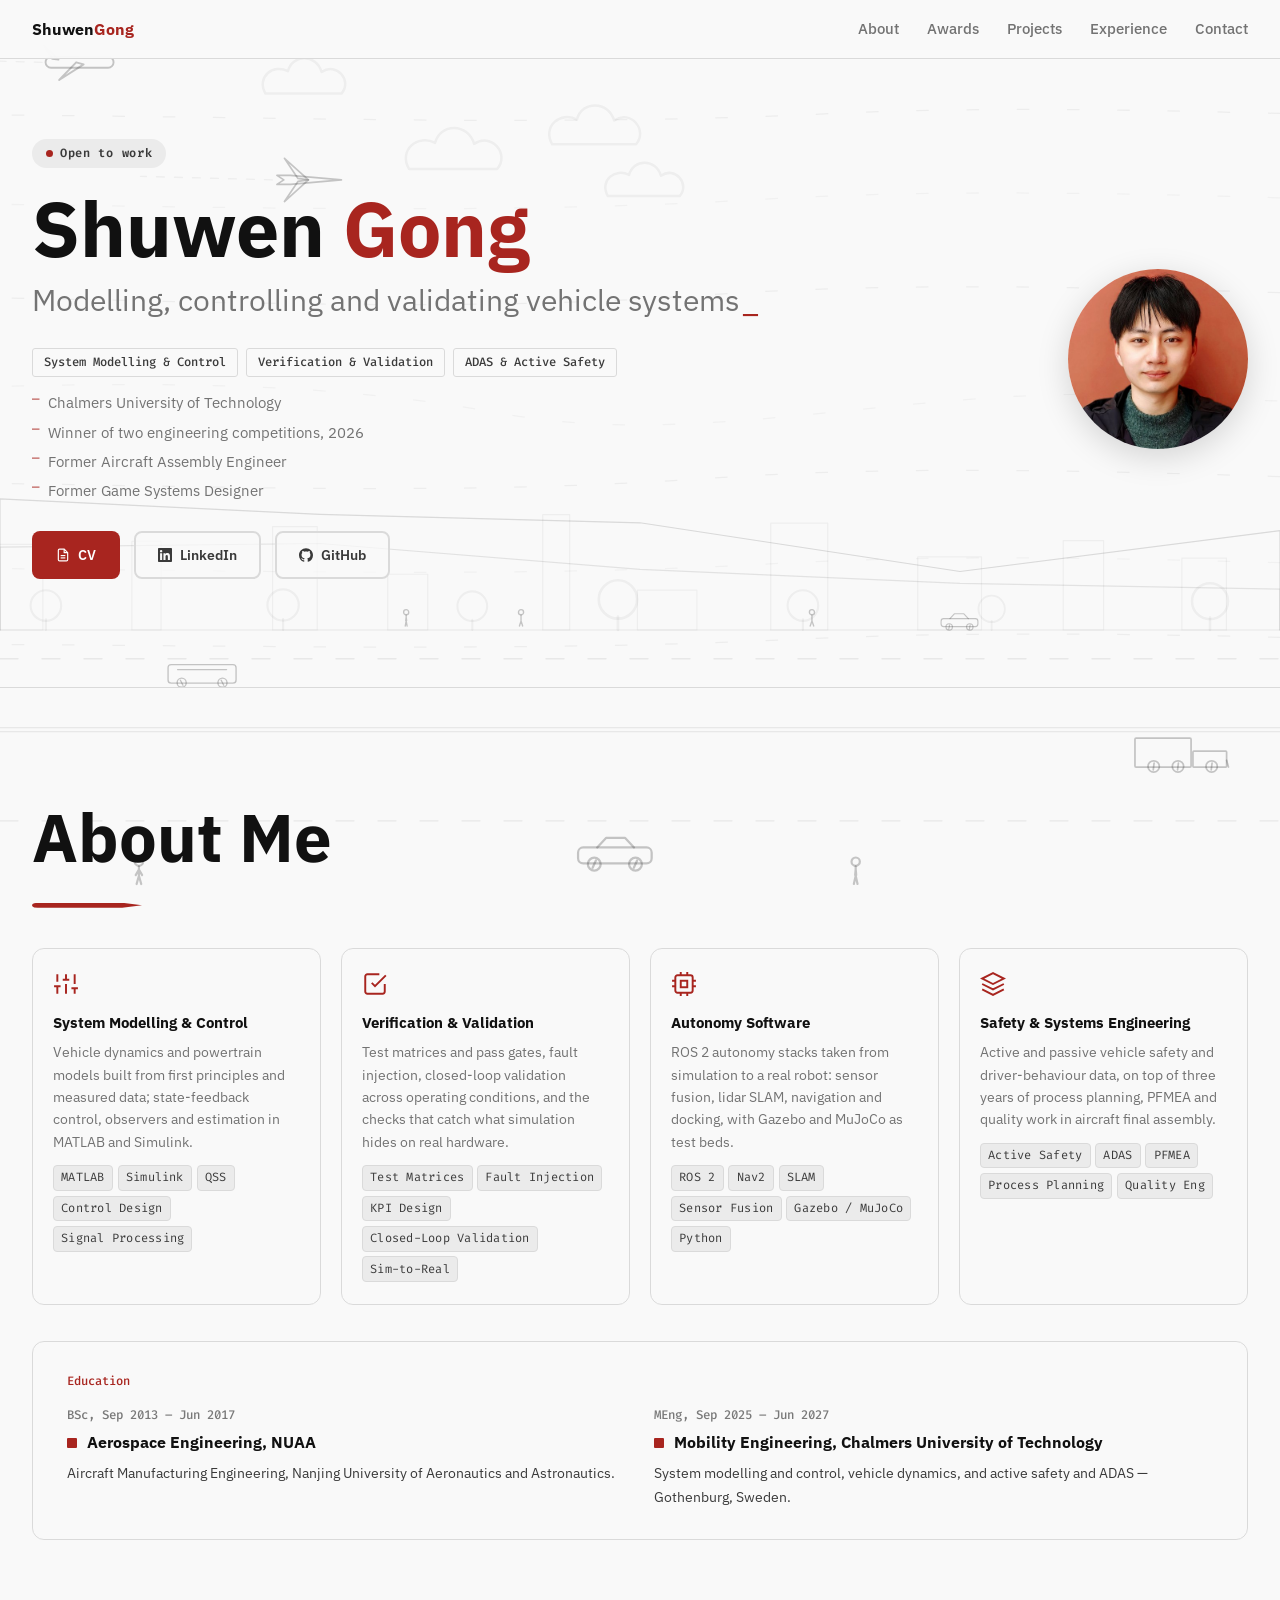
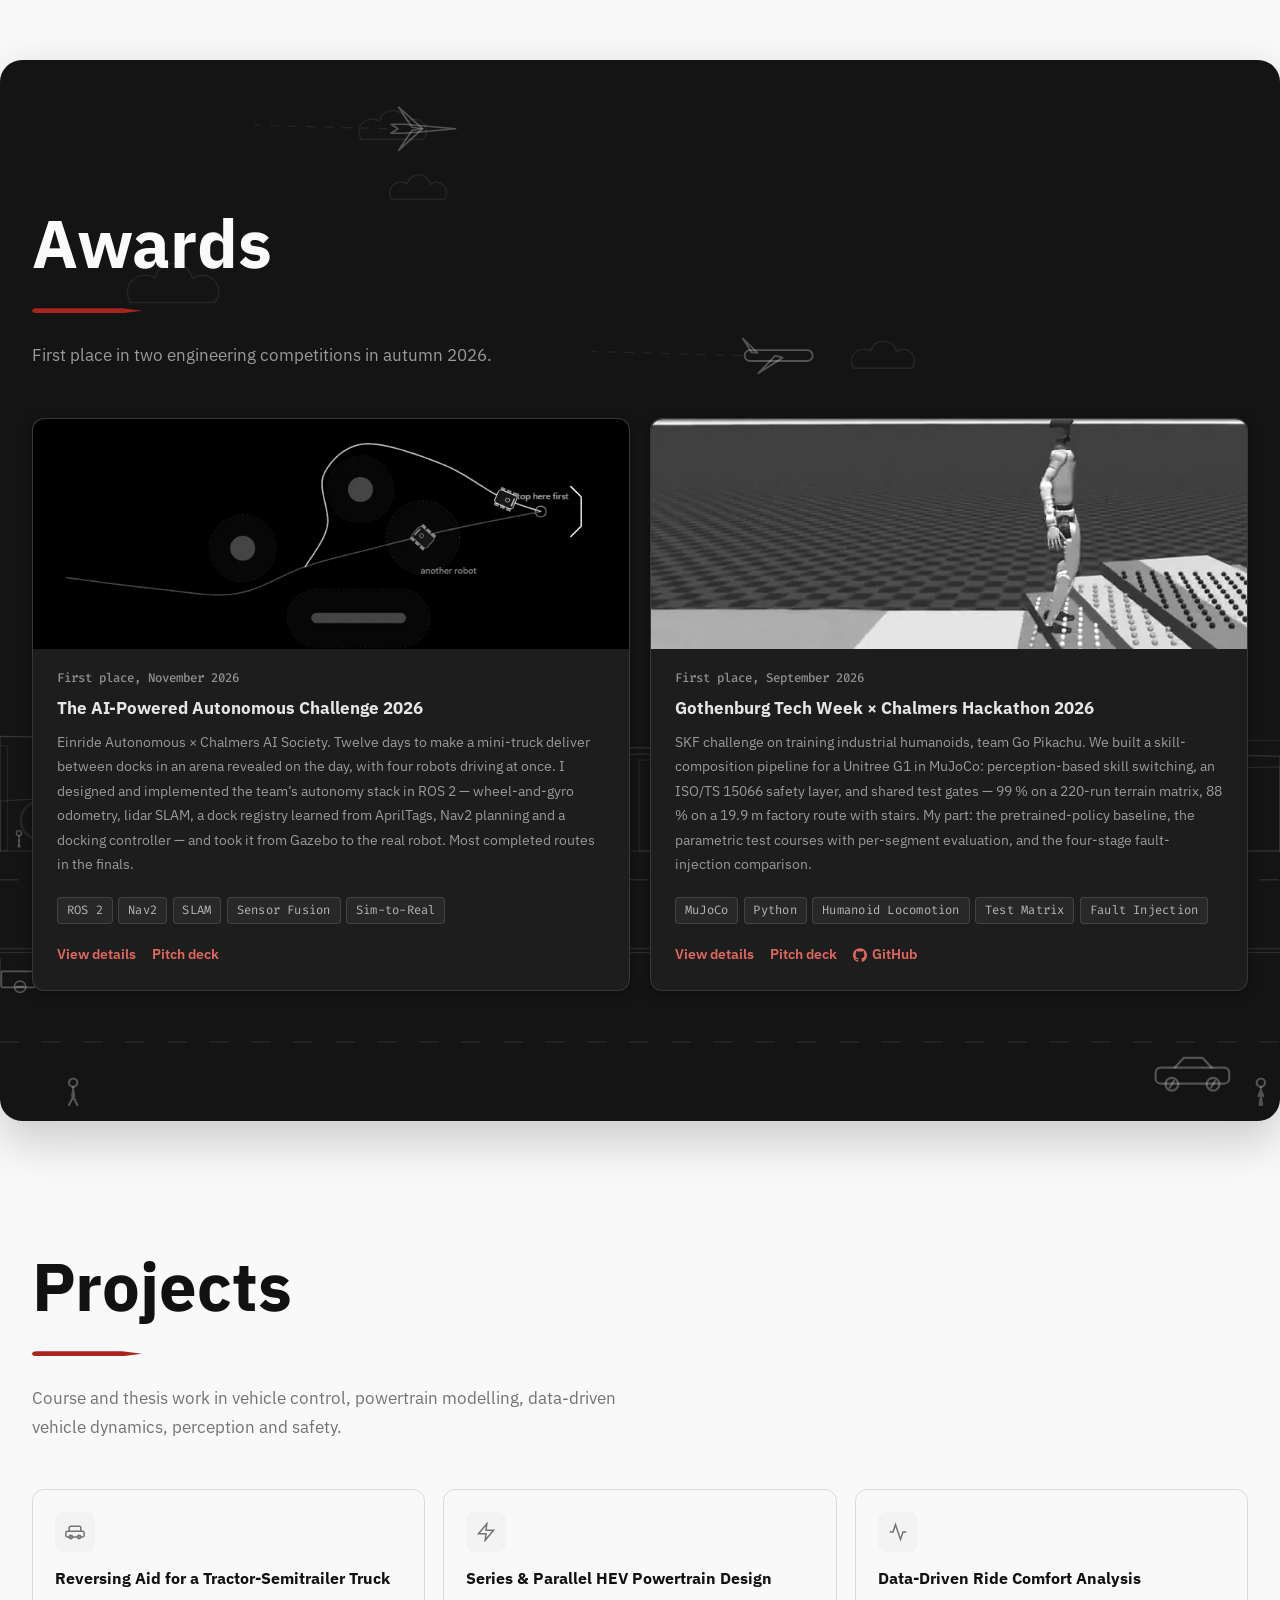
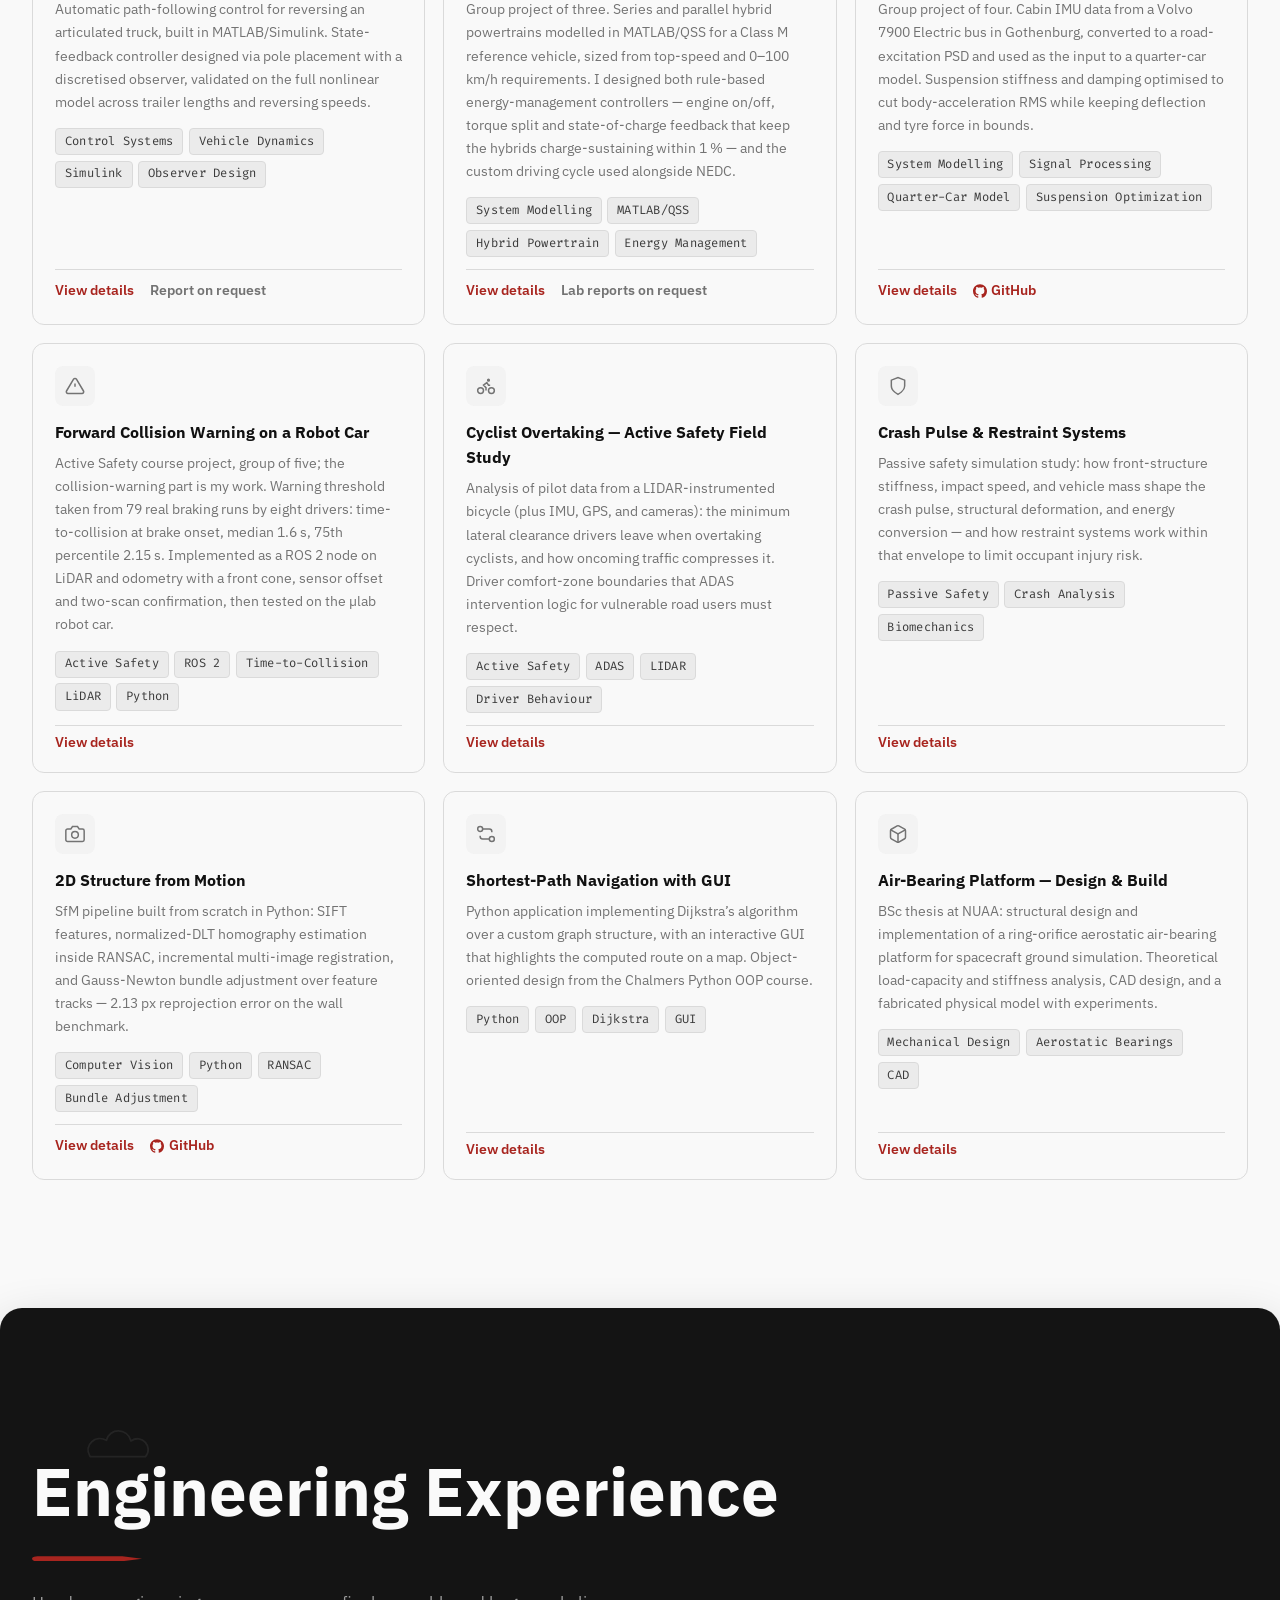
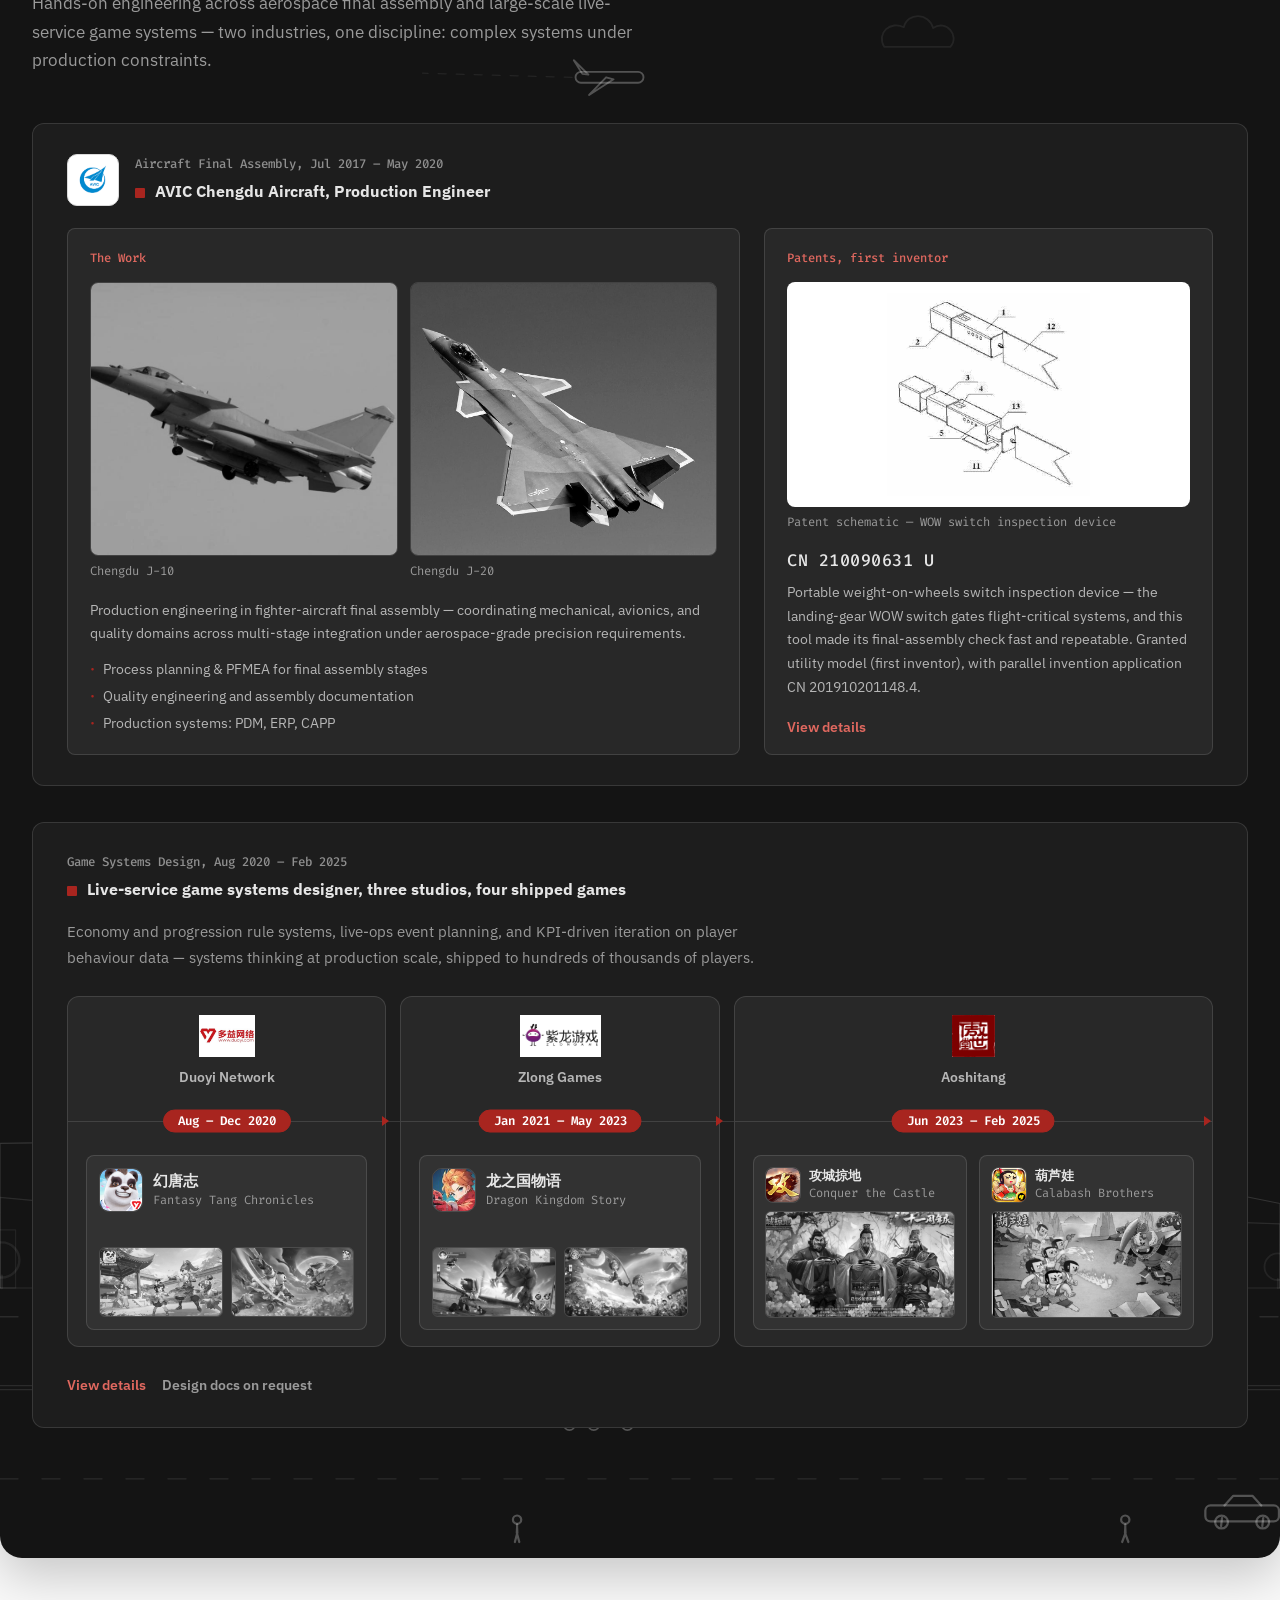
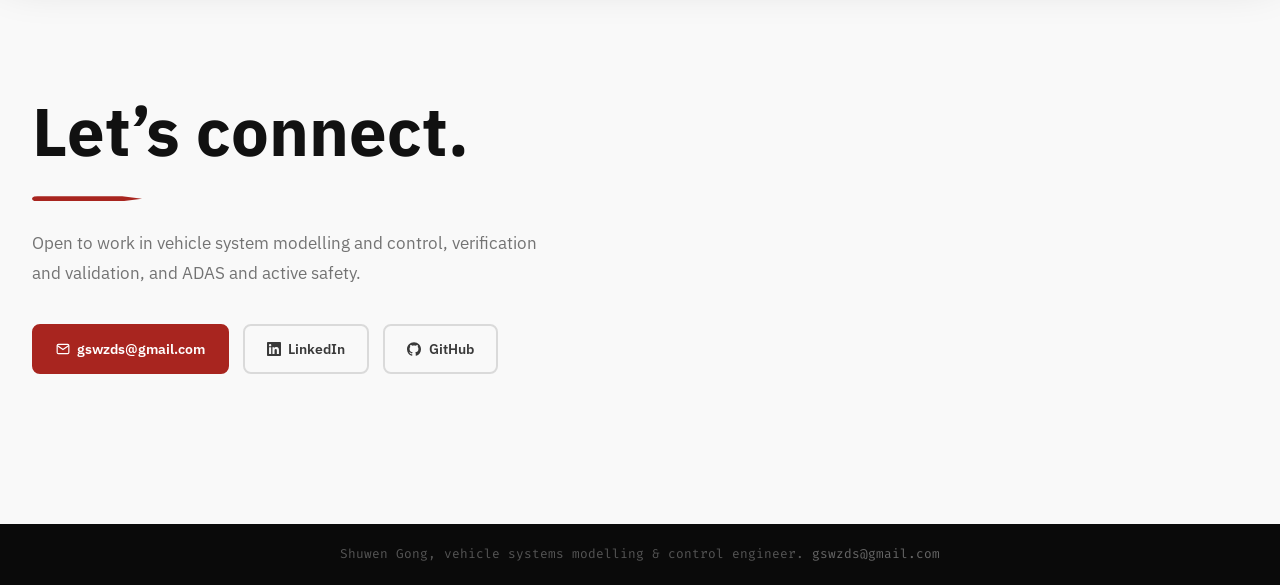
<file: index.html>
<!DOCTYPE html>
<html lang="en">
<head>
<meta charset="UTF-8">
<meta name="viewport" content="width=device-width, initial-scale=1.0">
<meta name="description" content="Shuwen Gong — vehicle systems modelling, control and validation engineer (M.Sc. Mobility Engineering, Chalmers), with ADAS and active safety as the application domain and a background in aerospace final assembly and live-service systems design.">
<title>Shuwen Gong — Vehicle Systems Modelling &amp; Control Engineer</title>
  <link rel="icon" type="image/svg+xml" href="assets/images/meta/favicon.svg">
  <link rel="icon" type="image/png" sizes="64x64" href="assets/images/meta/favicon.png">
  <link rel="canonical" href="https://jiayoua-panda.github.io/">
  <meta property="og:type" content="website">
  <meta property="og:url" content="https://jiayoua-panda.github.io/">
  <meta property="og:title" content="Shuwen Gong — Vehicle Systems Modelling &amp; Control Engineer">
  <meta property="og:description" content="Modelling, controlling and validating vehicle systems. System modelling &amp; control, verification &amp; validation, ADAS and active safety — M.Sc. Mobility Engineering, Chalmers.">
  <meta property="og:image" content="https://jiayoua-panda.github.io/assets/images/meta/og-image.png">
  <meta property="og:image:width" content="1200">
  <meta property="og:image:height" content="630">
  <meta name="twitter:card" content="summary_large_image">
  <meta name="twitter:title" content="Shuwen Gong — Vehicle Systems Modelling &amp; Control Engineer">
  <meta name="twitter:description" content="Modelling, controlling and validating vehicle systems. System modelling &amp; control, verification &amp; validation, ADAS and active safety — M.Sc. Mobility Engineering, Chalmers.">
  <meta name="twitter:image" content="https://jiayoua-panda.github.io/assets/images/meta/og-image.png">
<link rel="preconnect" href="https://fonts.googleapis.com">
<link rel="preconnect" href="https://fonts.gstatic.com" crossorigin>
<link href="https://fonts.googleapis.com/css2?family=Fira+Code:wght@400;500&family=IBM+Plex+Sans:wght@400;500;600;700&display=swap" rel="stylesheet">
<link rel="stylesheet" href="css/style.css?v=20261121d">
<script>document.documentElement.classList.add('hero-js')</script>
</head>
<body>

<!-- NAV -->
<nav>
<div class="nw">
  <a class="nb" href="#hero">S<span class="nb-c"><span>huwen </span></span><em>G<span class="nb-c"><span>ong</span></span></em></a>
  <ul class="nl">
    <li><a href="#about">About</a></li>
    <li><a href="#awards">Awards</a></li>
    <li><a href="#projects">Projects</a></li>
    <li><a href="#engineering">Experience</a></li>
    <li><a href="#contact">Contact</a></li>
  </ul>
</div>
</nav>

<main>
<!-- HERO -->
<section id="hero">
<svg class="hero-flow" viewBox="0 0 1440 500" preserveAspectRatio="xMidYMid slice" xmlns="http://www.w3.org/2000/svg" aria-hidden="true">
  <path d="M-100,48  C250,36  550,58  860,44  C1100,32 1320,52 1600,48"/>
  <path d="M-100,118 C200,107 500,130 810,112 C1060,97 1310,118 1600,118"/>
  <path d="M-100,192 C220,180 490,208 770,188 C1020,170 1280,194 1600,192"/>
  <path d="M-100,268 C180,266 390,242 610,282 C770,312 940,258 1130,268 C1310,278 1480,274 1600,268"/>
  <path d="M-100,340 C210,328 480,354 770,334 C1020,316 1280,340 1600,340"/>
  <path d="M-100,408 C230,398 520,418 820,402 C1060,388 1300,408 1600,408"/>
  <path d="M-100,468 C240,460 540,476 840,462 C1080,450 1330,466 1600,468"/>
</svg>
<div class="hg">
  <div>
    <div class="hbadge"><div class="hdot"></div>Open to work</div>
    <h1 class="hname">Shuwen <em>Gong</em></h1>
    <p class="htitle">Modelling, controlling and validating vehicle systems</p>
    <div class="disc-tags">
      <span class="disc-tag">System Modelling &amp; Control</span>
      <span class="disc-tag">Verification &amp; Validation</span>
      <span class="disc-tag">ADAS &amp; Active Safety</span>
    </div>
    <ul class="ident-list">
      <li>Chalmers University of Technology</li>
      <li>Winner of two engineering competitions, 2026</li>
      <li>Former Aircraft Assembly Engineer</li>
      <li>Former Game Systems Designer</li>
    </ul>
    <div class="ctas">
      <a class="btn btn-p" href="assets/images/ShuwenGong_CV.pdf" target="_blank" rel="noopener">
        <svg width="14" height="14" fill="none" stroke="currentColor" stroke-width="2" viewBox="0 0 24 24"><path d="M14 2H6a2 2 0 0 0-2 2v16a2 2 0 0 0 2 2h12a2 2 0 0 0 2-2V8z"/><polyline points="14 2 14 8 20 8"/><line x1="16" y1="13" x2="8" y2="13"/><line x1="16" y1="17" x2="8" y2="17"/></svg>
        CV
      </a>
      <a class="btn btn-g" href="https://www.linkedin.com/in/shuwengong" target="_blank" rel="noopener">
        <svg width="14" height="14" fill="currentColor" viewBox="0 0 24 24"><path d="M20.447 20.452h-3.554v-5.569c0-1.328-.027-3.037-1.852-3.037-1.853 0-2.136 1.445-2.136 2.939v5.667H9.351V9h3.414v1.561h.046c.477-.9 1.637-1.85 3.37-1.85 3.601 0 4.267 2.37 4.267 5.455v6.286zM5.337 7.433a2.062 2.062 0 0 1-2.063-2.065 2.064 2.064 0 1 1 2.063 2.065zm1.782 13.019H3.555V9h3.564v11.452zM22.225 0H1.771C.792 0 0 .774 0 1.729v20.542C0 23.227.792 24 1.771 24h20.451C23.2 24 24 23.227 24 22.271V1.729C24 .774 23.2 0 22.222 0h.003z"/></svg>
        LinkedIn
      </a>
      <a class="btn btn-g" href="https://github.com/Jiayoua-Panda" target="_blank" rel="noopener">
        <svg width="14" height="14" fill="currentColor" viewBox="0 0 24 24"><path d="M12 .297c-6.63 0-12 5.373-12 12 0 5.303 3.438 9.8 8.205 11.385.6.113.82-.258.82-.577 0-.285-.01-1.04-.015-2.04-3.338.724-4.042-1.61-4.042-1.61C4.422 18.07 3.633 17.7 3.633 17.7c-1.087-.744.084-.729.084-.729 1.205.084 1.838 1.236 1.838 1.236 1.07 1.835 2.809 1.305 3.495.998.108-.776.417-1.305.76-1.605-2.665-.3-5.466-1.332-5.466-5.93 0-1.31.465-2.38 1.235-3.22-.135-.303-.54-1.523.105-3.176 0 0 1.005-.322 3.3 1.23.96-.267 1.98-.399 3-.405 1.02.006 2.04.138 3 .405 2.28-1.552 3.285-1.23 3.285-1.23.645 1.653.24 2.873.12 3.176.765.84 1.23 1.91 1.23 3.22 0 4.61-2.805 5.625-5.475 5.92.42.36.81 1.096.81 2.22 0 1.606-.015 2.896-.015 3.286 0 .315.21.69.825.57C20.565 22.092 24 17.592 24 12.297c0-6.627-5.373-12-12-12"/></svg>
        GitHub
      </a>
    </div>
  </div>
  <div class="avatar-wrap">
    <img class="avatar-photo" src="assets/images/profile.jpg" alt="Shuwen Gong" width="450" height="600">
    <div class="avatar">SG</div>
  </div>
</div>
</section>

<!-- ABOUT: CAPABILITY MAP -->
<section id="about">
<div class="wrap">
  <h2 class="sh">About Me</h2>
  <span class="ink-rule" aria-hidden="true"></span>
  <div class="what-grid">
    <div class="wc">
      <div class="wc-icon">
        <svg fill="none" stroke="currentColor" stroke-width="1.8" viewBox="0 0 24 24"><line x1="4" y1="21" x2="4" y2="14"/><line x1="4" y1="10" x2="4" y2="3"/><line x1="12" y1="21" x2="12" y2="12"/><line x1="12" y1="8" x2="12" y2="3"/><line x1="20" y1="21" x2="20" y2="16"/><line x1="20" y1="12" x2="20" y2="3"/><line x1="1" y1="14" x2="7" y2="14"/><line x1="9" y1="8" x2="15" y2="8"/><line x1="17" y1="16" x2="23" y2="16"/></svg>
      </div>
      <div class="wc-title">System Modelling &amp; Control</div>
      <p class="wc-desc">Vehicle dynamics and powertrain models built from first principles and measured data; state-feedback control, observers and estimation in MATLAB and Simulink.</p>
      <div class="wc-tools"><span class="tag">MATLAB</span><span class="tag">Simulink</span><span class="tag">QSS</span><span class="tag">Control Design</span><span class="tag">Signal Processing</span></div>
    </div>
    <div class="wc">
      <div class="wc-icon">
        <svg fill="none" stroke="currentColor" stroke-width="1.8" viewBox="0 0 24 24"><polyline points="9 11 12 14 22 4"/><path d="M21 12v7a2 2 0 0 1-2 2H5a2 2 0 0 1-2-2V5a2 2 0 0 1 2-2h11"/></svg>
      </div>
      <div class="wc-title">Verification &amp; Validation</div>
      <p class="wc-desc">Test matrices and pass gates, fault injection, closed-loop validation across operating conditions, and the checks that catch what simulation hides on real hardware.</p>
      <div class="wc-tools"><span class="tag">Test Matrices</span><span class="tag">Fault Injection</span><span class="tag">KPI Design</span><span class="tag">Closed-Loop Validation</span><span class="tag">Sim-to-Real</span></div>
    </div>
    <div class="wc">
      <div class="wc-icon">
        <svg fill="none" stroke="currentColor" stroke-width="1.8" viewBox="0 0 24 24"><rect x="4" y="4" width="16" height="16" rx="2" ry="2"/><rect x="9" y="9" width="6" height="6"/><line x1="9" y1="1" x2="9" y2="4"/><line x1="15" y1="1" x2="15" y2="4"/><line x1="9" y1="20" x2="9" y2="23"/><line x1="15" y1="20" x2="15" y2="23"/><line x1="20" y1="9" x2="23" y2="9"/><line x1="20" y1="14" x2="23" y2="14"/><line x1="1" y1="9" x2="4" y2="9"/><line x1="1" y1="14" x2="4" y2="14"/></svg>
      </div>
      <div class="wc-title">Autonomy Software</div>
      <p class="wc-desc">ROS 2 autonomy stacks taken from simulation to a real robot: sensor fusion, lidar SLAM, navigation and docking, with Gazebo and MuJoCo as test beds.</p>
      <div class="wc-tools"><span class="tag">ROS 2</span><span class="tag">Nav2</span><span class="tag">SLAM</span><span class="tag">Sensor Fusion</span><span class="tag">Gazebo / MuJoCo</span><span class="tag">Python</span></div>
    </div>
    <div class="wc">
      <div class="wc-icon">
        <svg fill="none" stroke="currentColor" stroke-width="1.8" viewBox="0 0 24 24"><path d="M12 2L2 7l10 5 10-5-10-5zM2 17l10 5 10-5M2 12l10 5 10-5"/></svg>
      </div>
      <div class="wc-title">Safety &amp; Systems Engineering</div>
      <p class="wc-desc">Active and passive vehicle safety and driver-behaviour data, on top of three years of process planning, PFMEA and quality work in aircraft final assembly.</p>
      <div class="wc-tools"><span class="tag">Active Safety</span><span class="tag">ADAS</span><span class="tag">PFMEA</span><span class="tag">Process Planning</span><span class="tag">Quality Eng</span></div>
    </div>
  </div>

  <!-- ─ EDUCATION ─ -->
  <div class="eng-co">
    <div class="eng-pane-label">Education</div>
    <div class="eng-edu-grid">
      <div class="eng-edu-item">
        <div class="lbl" style="margin:0 0 4px">BSc, Sep 2013 – Jun 2017</div>
        <h3 class="eng-co-name">Aerospace Engineering, NUAA</h3>
        <p class="eng-pane-desc" style="margin:6px 0 0">Aircraft Manufacturing Engineering, Nanjing University of Aeronautics and Astronautics.</p>
      </div>
      <div class="eng-edu-item">
        <div class="lbl" style="margin:0 0 4px">MEng, Sep 2025 – Jun 2027</div>
        <h3 class="eng-co-name">Mobility Engineering, Chalmers University of Technology</h3>
        <p class="eng-pane-desc" style="margin:6px 0 0">System modelling and control, vehicle dynamics, and active safety and ADAS — Gothenburg, Sweden.</p>
      </div>
    </div>
  </div>
</div>
</section>

<!-- AWARDS -->
<section id="awards" class="section-dark">
<div class="wrap">
  <h2 class="sh">Awards</h2>
  <span class="ink-rule" aria-hidden="true"></span>
  <p class="ssub">First place in two engineering competitions in autumn 2026.</p>
  <div class="fg fg-2">

    <div class="fc">
      <div class="fc-thumb">
        <video autoplay muted loop playsinline preload="metadata" poster="assets/images/projects/award-autonomous-truck.webp" width="800" height="316" aria-label="Animation: the mini-truck plans a path around obstacles, meets another robot, re-plans and reaches the dock"><source src="assets/video/award-autonomous-truck.mp4" type="video/mp4"></video>
      </div>
      <div class="lbl">First place, November 2026</div>
      <h3 class="ft">The AI-Powered Autonomous Challenge 2026</h3>
      <p class="fd">Einride Autonomous × Chalmers AI Society. Twelve days to make a mini-truck deliver between docks in an arena revealed on the day, with four robots driving at once. I designed and implemented the team’s autonomy stack in ROS 2 — wheel-and-gyro odometry, lidar SLAM, a dock registry learned from AprilTags, Nav2 planning and a docking controller — and took it from Gazebo to the real robot. Most completed routes in the finals.</p>
      <div class="tags"><span class="tag">ROS 2</span><span class="tag">Nav2</span><span class="tag">SLAM</span><span class="tag">Sensor Fusion</span><span class="tag">Sim-to-Real</span></div>
      <div class="pls">
        <button class="pl pm-trigger" data-project="autonomous-truck">View details</button>
        <a class="pl" href="assets/pitch/autonomous-challenge.html" target="_blank" rel="noopener">Pitch deck</a>
      </div>
    </div>

    <div class="fc">
      <div class="fc-thumb">
        <video autoplay muted loop playsinline preload="metadata" poster="assets/images/projects/award-hackathon.webp" width="696" height="268" aria-label="Simulation clip: a Unitree G1 humanoid walks up stairs in MuJoCo with its height scan shown"><source src="assets/video/award-hackathon.mp4" type="video/mp4"></video>
      </div>
      <div class="lbl">First place, September 2026</div>
      <h3 class="ft">Gothenburg Tech Week × Chalmers Hackathon 2026</h3>
      <p class="fd">SKF challenge on training industrial humanoids, team Go Pikachu. We built a skill-composition pipeline for a Unitree G1 in MuJoCo: perception-based skill switching, an ISO/TS 15066 safety layer, and shared test gates — 99 % on a 220-run terrain matrix, 88 % on a 19.9 m factory route with stairs. My part: the pretrained-policy baseline, the parametric test courses with per-segment evaluation, and the four-stage fault-injection comparison.</p>
      <div class="tags"><span class="tag">MuJoCo</span><span class="tag">Python</span><span class="tag">Humanoid Locomotion</span><span class="tag">Test Matrix</span><span class="tag">Fault Injection</span></div>
      <div class="pls">
        <button class="pl pm-trigger" data-project="hackathon">View details</button>
        <a class="pl" href="https://jiayoua-panda.github.io/Gothenburg_Tech_Week_Chalmers_Hackathon_Go_Pikachu/pitch/" target="_blank" rel="noopener">Pitch deck</a>
        <a class="pl" href="https://github.com/Jiayoua-Panda/Gothenburg_Tech_Week_Chalmers_Hackathon_Go_Pikachu" target="_blank" rel="noopener"><svg fill="currentColor" viewBox="0 0 24 24"><path d="M12 .297c-6.63 0-12 5.373-12 12 0 5.303 3.438 9.8 8.205 11.385.6.113.82-.258.82-.577 0-.285-.01-1.04-.015-2.04-3.338.724-4.042-1.61-4.042-1.61C4.422 18.07 3.633 17.7 3.633 17.7c-1.087-.744.084-.729.084-.729 1.205.084 1.838 1.236 1.838 1.236 1.07 1.835 2.809 1.305 3.495.998.108-.776.417-1.305.76-1.605-2.665-.3-5.466-1.332-5.466-5.93 0-1.31.465-2.38 1.235-3.22-.135-.303-.54-1.523.105-3.176 0 0 1.005-.322 3.3 1.23.96-.267 1.98-.399 3-.405 1.02.006 2.04.138 3 .405 2.28-1.552 3.285-1.23 3.285-1.23.645 1.653.24 2.873.12 3.176.765.84 1.23 1.91 1.23 3.22 0 4.61-2.805 5.625-5.475 5.92.42.36.81 1.096.81 2.22 0 1.606-.015 2.896-.015 3.286 0 .315.21.69.825.57C20.565 22.092 24 17.592 24 12.297c0-6.627-5.373-12-12-12"/></svg>GitHub</a>
      </div>
    </div>

  </div>
</div>
</section>

<!-- PROJECTS -->
<section id="projects">
<div class="wrap">
  <h2 class="sh">Projects</h2>
  <span class="ink-rule" aria-hidden="true"></span>
  <p class="ssub">Course and thesis work in vehicle control, powertrain modelling, data-driven vehicle dynamics, perception and safety.</p>
  <div class="pg">

    <div class="pc">
      <div class="pi"><svg fill="none" stroke="currentColor" stroke-width="1.8" viewBox="0 0 24 24"><rect x="1" y="11" width="22" height="7" rx="2"/><path d="M5 11V7a2 2 0 0 1 2-2h10a2 2 0 0 1 2 2v4"/><circle cx="7" cy="18" r="2"/><circle cx="17" cy="18" r="2"/></svg></div>
      <div class="pt">Reversing Aid for a Tractor-Semitrailer Truck</div>
      <p class="pd">Automatic path-following control for reversing an articulated truck, built in MATLAB/Simulink. State-feedback controller designed via pole placement with a discretised observer, validated on the full nonlinear model across trailer lengths and reversing speeds.</p>
      <div class="tags"><span class="tag">Control Systems</span><span class="tag">Vehicle Dynamics</span><span class="tag">Simulink</span><span class="tag">Observer Design</span></div>
      <div class="pc-foot"><button class="pm-trigger" data-project="truck-reversing">View details</button><span class="pl" style="color:var(--muted);cursor:default">Report on request</span></div>
    </div>

    <div class="pc">
      <div class="pi"><svg fill="none" stroke="currentColor" stroke-width="1.8" viewBox="0 0 24 24"><path d="M13 2L3 14h9l-1 8 10-12h-9l1-8z"/></svg></div>
      <div class="pt">Series &amp; Parallel HEV Powertrain Design</div>
      <p class="pd">Group project of three. Series and parallel hybrid powertrains modelled in MATLAB/QSS for a Class M reference vehicle, sized from top-speed and 0–100 km/h requirements. I designed both rule-based energy-management controllers — engine on/off, torque split and state-of-charge feedback that keep the hybrids charge-sustaining within 1 % — and the custom driving cycle used alongside NEDC.</p>
      <div class="tags"><span class="tag">System Modelling</span><span class="tag">MATLAB/QSS</span><span class="tag">Hybrid Powertrain</span><span class="tag">Energy Management</span></div>
      <div class="pc-foot"><button class="pm-trigger" data-project="hybrid-model">View details</button><span class="pl" style="color:var(--muted);cursor:default">Lab reports on request</span></div>
    </div>

    <div class="pc">
      <div class="pi"><svg fill="none" stroke="currentColor" stroke-width="1.8" viewBox="0 0 24 24"><polyline points="22 12 18 12 15 21 9 3 6 12 2 12"/></svg></div>
      <div class="pt">Data-Driven Ride Comfort Analysis</div>
      <p class="pd">Group project of four. Cabin IMU data from a Volvo 7900 Electric bus in Gothenburg, converted to a road-excitation PSD and used as the input to a quarter-car model. Suspension stiffness and damping optimised to cut body-acceleration RMS while keeping deflection and tyre force in bounds.</p>
      <div class="tags"><span class="tag">System Modelling</span><span class="tag">Signal Processing</span><span class="tag">Quarter-Car Model</span><span class="tag">Suspension Optimization</span></div>
      <div class="pc-foot"><button class="pm-trigger" data-project="ride-comfort">View details</button><a class="pl" href="https://github.com/Jiayoua-Panda/Data-Driven-Ride-Comfort-Analysis-of-Volvo-7900-Electric-City-Buses" target="_blank" rel="noopener"><svg fill="currentColor" viewBox="0 0 24 24"><path d="M12 .297c-6.63 0-12 5.373-12 12 0 5.303 3.438 9.8 8.205 11.385.6.113.82-.258.82-.577 0-.285-.01-1.04-.015-2.04-3.338.724-4.042-1.61-4.042-1.61C4.422 18.07 3.633 17.7 3.633 17.7c-1.087-.744.084-.729.084-.729 1.205.084 1.838 1.236 1.838 1.236 1.07 1.835 2.809 1.305 3.495.998.108-.776.417-1.305.76-1.605-2.665-.3-5.466-1.332-5.466-5.93 0-1.31.465-2.38 1.235-3.22-.135-.303-.54-1.523.105-3.176 0 0 1.005-.322 3.3 1.23.96-.267 1.98-.399 3-.405 1.02.006 2.04.138 3 .405 2.28-1.552 3.285-1.23 3.285-1.23.645 1.653.24 2.873.12 3.176.765.84 1.23 1.91 1.23 3.22 0 4.61-2.805 5.625-5.475 5.92.42.36.81 1.096.81 2.22 0 1.606-.015 2.896-.015 3.286 0 .315.21.69.825.57C20.565 22.092 24 17.592 24 12.297c0-6.627-5.373-12-12-12"/></svg>GitHub</a></div>
    </div>

    <div class="pc">
      <div class="pi"><svg fill="none" stroke="currentColor" stroke-width="1.8" viewBox="0 0 24 24"><path d="M10.29 3.86L1.82 18a2 2 0 0 0 1.71 3h16.94a2 2 0 0 0 1.71-3L13.71 3.86a2 2 0 0 0-3.42 0z"/><line x1="12" y1="9" x2="12" y2="13"/><line x1="12" y1="17" x2="12.01" y2="17"/></svg></div>
      <div class="pt">Forward Collision Warning on a Robot Car</div>
      <p class="pd">Active Safety course project, group of five; the collision-warning part is my work. Warning threshold taken from 79 real braking runs by eight drivers: time-to-collision at brake onset, median 1.6 s, 75th percentile 2.15 s. Implemented as a ROS 2 node on LiDAR and odometry with a front cone, sensor offset and two-scan confirmation, then tested on the µlab robot car.</p>
      <div class="tags"><span class="tag">Active Safety</span><span class="tag">ROS 2</span><span class="tag">Time-to-Collision</span><span class="tag">LiDAR</span><span class="tag">Python</span></div>
      <div class="pc-foot"><button class="pm-trigger" data-project="fcw">View details</button></div>
    </div>

    <div class="pc">
      <div class="pi"><svg fill="none" stroke="currentColor" stroke-width="1.8" viewBox="0 0 24 24"><circle cx="18.5" cy="17.5" r="3.5"/><circle cx="5.5" cy="17.5" r="3.5"/><circle cx="15" cy="5" r="1"/><path d="M12 17.5V14l-3-3 4-3 2 3h2"/></svg></div>
      <div class="pt">Cyclist Overtaking — Active Safety Field Study</div>
      <p class="pd">Analysis of pilot data from a LIDAR-instrumented bicycle (plus IMU, GPS, and cameras): the minimum lateral clearance drivers leave when overtaking cyclists, and how oncoming traffic compresses it. Driver comfort-zone boundaries that ADAS intervention logic for vulnerable road users must respect.</p>
      <div class="tags"><span class="tag">Active Safety</span><span class="tag">ADAS</span><span class="tag">LIDAR</span><span class="tag">Driver Behaviour</span></div>
      <div class="pc-foot"><button class="pm-trigger" data-project="bicycle-safety">View details</button></div>
    </div>

    <div class="pc">
      <div class="pi"><svg fill="none" stroke="currentColor" stroke-width="1.8" viewBox="0 0 24 24"><path d="M12 22s8-4 8-10V5l-8-3-8 3v7c0 6 8 10 8 10z"/></svg></div>
      <div class="pt">Crash Pulse &amp; Restraint Systems</div>
      <p class="pd">Passive safety simulation study: how front-structure stiffness, impact speed, and vehicle mass shape the crash pulse, structural deformation, and energy conversion — and how restraint systems work within that envelope to limit occupant injury risk.</p>
      <div class="tags"><span class="tag">Passive Safety</span><span class="tag">Crash Analysis</span><span class="tag">Biomechanics</span></div>
      <div class="pc-foot"><button class="pm-trigger" data-project="crash-pulse">View details</button></div>
    </div>

    <div class="pc">
      <div class="pi"><svg fill="none" stroke="currentColor" stroke-width="1.8" viewBox="0 0 24 24"><path d="M23 19a2 2 0 0 1-2 2H3a2 2 0 0 1-2-2V8a2 2 0 0 1 2-2h4l2-3h6l2 3h4a2 2 0 0 1 2 2z"/><circle cx="12" cy="13" r="4"/></svg></div>
      <div class="pt">2D Structure from Motion</div>
      <p class="pd">SfM pipeline built from scratch in Python: SIFT features, normalized-DLT homography estimation inside RANSAC, incremental multi-image registration, and Gauss-Newton bundle adjustment over feature tracks — 2.13 px reprojection error on the wall benchmark.</p>
      <div class="tags"><span class="tag">Computer Vision</span><span class="tag">Python</span><span class="tag">RANSAC</span><span class="tag">Bundle Adjustment</span></div>
      <div class="pc-foot"><button class="pm-trigger" data-project="sfm">View details</button><a class="pl" href="https://github.com/Jiayoua-Panda/SSY098-Image-analysis/tree/main/Project" target="_blank" rel="noopener"><svg fill="currentColor" viewBox="0 0 24 24"><path d="M12 .297c-6.63 0-12 5.373-12 12 0 5.303 3.438 9.8 8.205 11.385.6.113.82-.258.82-.577 0-.285-.01-1.04-.015-2.04-3.338.724-4.042-1.61-4.042-1.61C4.422 18.07 3.633 17.7 3.633 17.7c-1.087-.744.084-.729.084-.729 1.205.084 1.838 1.236 1.838 1.236 1.07 1.835 2.809 1.305 3.495.998.108-.776.417-1.305.76-1.605-2.665-.3-5.466-1.332-5.466-5.93 0-1.31.465-2.38 1.235-3.22-.135-.303-.54-1.523.105-3.176 0 0 1.005-.322 3.3 1.23.96-.267 1.98-.399 3-.405 1.02.006 2.04.138 3 .405 2.28-1.552 3.285-1.23 3.285-1.23.645 1.653.24 2.873.12 3.176.765.84 1.23 1.91 1.23 3.22 0 4.61-2.805 5.625-5.475 5.92.42.36.81 1.096.81 2.22 0 1.606-.015 2.896-.015 3.286 0 .315.21.69.825.57C20.565 22.092 24 17.592 24 12.297c0-6.627-5.373-12-12-12"/></svg>GitHub</a></div>
    </div>

    <div class="pc">
      <div class="pi"><svg fill="none" stroke="currentColor" stroke-width="1.8" viewBox="0 0 24 24"><circle cx="5" cy="6" r="3"/><circle cx="19" cy="18" r="3"/><path d="M8 6h8a3 3 0 0 1 3 3v1M16 18H8a3 3 0 0 1-3-3v-1"/></svg></div>
      <div class="pt">Shortest-Path Navigation with GUI</div>
      <p class="pd">Python application implementing Dijkstra’s algorithm over a custom graph structure, with an interactive GUI that highlights the computed route on a map. Object-oriented design from the Chalmers Python OOP course.</p>
      <div class="tags"><span class="tag">Python</span><span class="tag">OOP</span><span class="tag">Dijkstra</span><span class="tag">GUI</span></div>
      <div class="pc-foot"><button class="pm-trigger" data-project="shortest-path">View details</button></div>
    </div>

    <div class="pc">
      <div class="pi"><svg fill="none" stroke="currentColor" stroke-width="1.8" viewBox="0 0 24 24"><path d="M21 16V8a2 2 0 0 0-1-1.73l-7-4a2 2 0 0 0-2 0l-7 4A2 2 0 0 0 3 8v8a2 2 0 0 0 1 1.73l7 4a2 2 0 0 0 2 0l7-4A2 2 0 0 0 21 16z"/><polyline points="3.27 6.96 12 12.01 20.73 6.96"/><line x1="12" y1="22.08" x2="12" y2="12"/></svg></div>
      <div class="pt">Air-Bearing Platform — Design &amp; Build</div>
      <p class="pd">BSc thesis at NUAA: structural design and implementation of a ring-orifice aerostatic air-bearing platform for spacecraft ground simulation. Theoretical load-capacity and stiffness analysis, CAD design, and a fabricated physical model with experiments.</p>
      <div class="tags"><span class="tag">Mechanical Design</span><span class="tag">Aerostatic Bearings</span><span class="tag">CAD</span></div>
      <div class="pc-foot"><button class="pm-trigger" data-project="bsc-thesis">View details</button></div>
    </div>

  </div>
</div>
</section>

<!-- ENGINEERING EXPERIENCE -->
<section id="engineering" class="section-dark">
<div class="wrap">
  <h2 class="sh">Engineering Experience</h2>
  <span class="ink-rule" aria-hidden="true"></span>
  <p class="ssub">Hands-on engineering across aerospace final assembly and large-scale live-service game systems — two industries, one discipline: complex systems under production constraints.</p>

  <!-- ─ AEROSPACE · AVIC CHENGDU AIRCRAFT ─ -->
  <div class="eng-co">
    <div class="eng-co-head">
      <img class="eng-co-logo" src="assets/images/projects/avic-logo.png" alt="AVIC — Aviation Industry Corporation of China" width="225" height="225">
      <div>
        <div class="lbl" style="margin:0 0 4px">Aircraft Final Assembly, Jul 2017 – May 2020</div>
        <h3 class="eng-co-name">AVIC Chengdu Aircraft, Production Engineer</h3>
      </div>
    </div>

    <div class="eng-avic-grid">
      <div class="eng-pane">
        <div class="eng-pane-label">The Work</div>
        <div class="eng-photos">
          <figure class="eng-photo">
            <img class="lb-trigger" data-group="avic" src="assets/images/projects/avic-j10.jpg" alt="Chengdu J-10 fighter" data-caption="Chengdu J-10 — built at AVIC Chengdu Aircraft" loading="lazy" width="1024" height="654">
            <figcaption>Chengdu J-10</figcaption>
          </figure>
          <figure class="eng-photo">
            <img class="lb-trigger" data-group="avic" src="assets/images/projects/avic-j20.jpg" alt="Chengdu J-20 fighter" data-caption="Chengdu J-20 — built at AVIC Chengdu Aircraft" loading="lazy" width="1400" height="983">
            <figcaption>Chengdu J-20</figcaption>
          </figure>
        </div>
        <p class="eng-pane-desc">Production engineering in fighter-aircraft final assembly — coordinating mechanical, avionics, and quality domains across multi-stage integration under aerospace-grade precision requirements.</p>
        <ul class="ind-list">
          <li>Process planning &amp; PFMEA for final assembly stages</li>
          <li>Quality engineering and assembly documentation</li>
          <li>Production systems: PDM, ERP, CAPP</li>
        </ul>
      </div>

      <div class="eng-pane">
        <div class="eng-pane-label">Patents, first inventor</div>
        <figure class="eng-photo eng-photo-patent">
          <img class="lb-trigger" data-group="avic" src="assets/images/projects/patent-wow-switch.png" alt="Weight-on-wheels switch inspection device — patent schematic" data-caption="Portable weight-on-wheels switch inspection device — patent schematic" loading="lazy" width="600" height="600">
          <figcaption>Patent schematic — WOW switch inspection device</figcaption>
        </figure>
        <strong class="eng-patent-no">CN 210090631 U</strong>
        <p class="eng-pane-desc">Portable weight-on-wheels switch inspection device — the landing-gear WOW switch gates flight-critical systems, and this tool made its final-assembly check fast and repeatable. Granted utility model (first inventor), with parallel invention application CN&nbsp;201910201148.4.</p>
        <div class="pls">
          <button class="pl pm-trigger" data-project="avic-patent">View details</button>
        </div>
      </div>
    </div>
  </div>

  <!-- ─ GAME SYSTEMS DESIGN · TIMELINE ─ -->
  <div class="eng-co">
    <div class="eng-co-head">
      <div>
        <div class="lbl" style="margin:0 0 4px">Game Systems Design, Aug 2020 – Feb 2025</div>
        <h3 class="eng-co-name">Live-service game systems designer, three studios, four shipped games</h3>
      </div>
    </div>
    <p class="eng-co-sub">Economy and progression rule systems, live-ops event planning, and KPI-driven iteration on player behaviour data — systems thinking at production scale, shipped to hundreds of thousands of players.</p>

    <div class="gtl">
      <div class="gtl-stop">
        <div class="gtl-co">
          <img src="assets/images/projects/logo-duoyi.jpg" alt="Duoyi Network" loading="lazy" width="400" height="300">
          <span>Duoyi Network</span>
        </div>
        <div class="gtl-node"><span class="gtl-year">Aug – Dec 2020</span></div>
        <div class="gtl-games">
          <div class="gtl-game">
            <div class="gtl-game-top">
              <img class="gtl-game-logo" src="assets/images/projects/game-htz-logo.png" alt="幻唐志 logo" loading="lazy" width="132" height="132">
              <div class="gtl-game-name">幻唐志<em>Fantasy Tang Chronicles</em></div>
            </div>
            <div class="gtl-shots">
              <img class="lb-trigger" data-group="games" src="assets/images/projects/game-htz-1.jpg" alt="幻唐志 in-game" data-caption="幻唐志 — in-game systems" loading="lazy" width="900" height="500">
              <img class="lb-trigger" data-group="games" src="assets/images/projects/game-htz-2.webp" alt="幻唐志 in-game" data-caption="幻唐志 — live-ops content" loading="lazy" width="1400" height="789">
            </div>
          </div>
        </div>
      </div>

      <div class="gtl-stop">
        <div class="gtl-co">
          <img src="assets/images/projects/logo-zlong.png" alt="Zlong Games" loading="lazy" width="400" height="207">
          <span>Zlong Games</span>
        </div>
        <div class="gtl-node"><span class="gtl-year">Jan 2021 – May 2023</span></div>
        <div class="gtl-games">
          <div class="gtl-game">
            <div class="gtl-game-top">
              <img class="gtl-game-logo" src="assets/images/projects/game-lzg-logo.jpg" alt="龙之国物语 logo" loading="lazy" width="128" height="128">
              <div class="gtl-game-name">龙之国物语<em>Dragon Kingdom Story</em></div>
            </div>
            <div class="gtl-shots">
              <img class="lb-trigger" data-group="games" src="assets/images/projects/game-lzg-1.jpg" alt="龙之国物语 in-game" data-caption="龙之国物语 — world &amp; progression systems" loading="lazy" width="1265" height="712">
              <img class="lb-trigger" data-group="games" src="assets/images/projects/game-lzg-2.jpg" alt="龙之国物语 in-game" data-caption="龙之国物语 — economy design" loading="lazy" width="1265" height="712">
            </div>
          </div>
        </div>
      </div>

      <div class="gtl-stop">
        <div class="gtl-co">
          <img src="assets/images/projects/logo-aoshitang.png" alt="Aoshitang" loading="lazy" width="400" height="397">
          <span>Aoshitang</span>
        </div>
        <div class="gtl-node"><span class="gtl-year">Jun 2023 – Feb 2025</span></div>
        <div class="gtl-games gtl-games-row">
          <div class="gtl-game">
            <div class="gtl-game-top">
              <img class="gtl-game-logo" src="assets/images/projects/game-gcld-logo.png" alt="攻城掠地 logo" loading="lazy" width="243" height="243">
              <div class="gtl-game-name">攻城掠地<em>Conquer the Castle</em></div>
            </div>
            <div class="gtl-shots">
              <img class="lb-trigger" data-group="games" src="assets/images/projects/game-gcld-1.jpg" alt="攻城掠地 in-game" data-caption="攻城掠地 — large-scale strategy systems" loading="lazy" width="1400" height="631">
            </div>
          </div>
          <div class="gtl-game">
            <div class="gtl-game-top">
              <img class="gtl-game-logo" src="assets/images/projects/game-hlw-logo.png" alt="葫芦娃 logo" loading="lazy" width="132" height="132">
              <div class="gtl-game-name">葫芦娃<em>Calabash Brothers</em></div>
            </div>
            <div class="gtl-shots">
              <img class="lb-trigger" data-group="games" src="assets/images/projects/game-hlw-2.jpg" alt="葫芦娃 in-game" data-caption="葫芦娃 — live-ops events" loading="lazy" width="1217" height="700">
            </div>
          </div>
        </div>
      </div>
    </div>

    <div class="pls" style="margin-top:1.75rem">
      <button class="pl pm-trigger" data-project="game-systems">View details</button>
      <span class="pl" style="color:var(--muted);cursor:default">Design docs on request</span>
    </div>
  </div>

</div>
</section>


<!-- CONTACT -->
<section id="contact">
<div class="wrap">
  <h2 class="sh">Let’s connect.</h2>
  <span class="ink-rule" aria-hidden="true"></span>
  <p class="csub">Open to work in vehicle system modelling and control, verification and validation, and ADAS and active safety.</p>
  <div class="cbtns">
    <a class="cbtn cbtn-p" href="mailto:gswzds@gmail.com">
      <svg fill="none" stroke="currentColor" stroke-width="2" viewBox="0 0 24 24"><path d="M4 4h16c1.1 0 2 .9 2 2v12c0 1.1-.9 2-2 2H4c-1.1 0-2-.9-2-2V6c0-1.1.9-2 2-2z"/><polyline points="22,6 12,13 2,6"/></svg>
      gswzds@gmail.com
    </a>
    <a class="cbtn cbtn-o" href="https://www.linkedin.com/in/shuwengong" target="_blank" rel="noopener">
      <svg fill="currentColor" viewBox="0 0 24 24"><path d="M20.447 20.452h-3.554v-5.569c0-1.328-.027-3.037-1.852-3.037-1.853 0-2.136 1.445-2.136 2.939v5.667H9.351V9h3.414v1.561h.046c.477-.9 1.637-1.85 3.37-1.85 3.601 0 4.267 2.37 4.267 5.455v6.286zM5.337 7.433a2.062 2.062 0 0 1-2.063-2.065 2.064 2.064 0 1 1 2.063 2.065zm1.782 13.019H3.555V9h3.564v11.452zM22.225 0H1.771C.792 0 0 .774 0 1.729v20.542C0 23.227.792 24 1.771 24h20.451C23.2 24 24 23.227 24 22.271V1.729C24 .774 23.2 0 22.222 0h.003z"/></svg>
      LinkedIn
    </a>
    <a class="cbtn cbtn-o" href="https://github.com/Jiayoua-Panda" target="_blank" rel="noopener">
      <svg fill="currentColor" viewBox="0 0 24 24"><path d="M12 .297c-6.63 0-12 5.373-12 12 0 5.303 3.438 9.8 8.205 11.385.6.113.82-.258.82-.577 0-.285-.01-1.04-.015-2.04-3.338.724-4.042-1.61-4.042-1.61C4.422 18.07 3.633 17.7 3.633 17.7c-1.087-.744.084-.729.084-.729 1.205.084 1.838 1.236 1.838 1.236 1.07 1.835 2.809 1.305 3.495.998.108-.776.417-1.305.76-1.605-2.665-.3-5.466-1.332-5.466-5.93 0-1.31.465-2.38 1.235-3.22-.135-.303-.54-1.523.105-3.176 0 0 1.005-.322 3.3 1.23.96-.267 1.98-.399 3-.405 1.02.006 2.04.138 3 .405 2.28-1.552 3.285-1.23 3.285-1.23.645 1.653.24 2.873.12 3.176.765.84 1.23 1.91 1.23 3.22 0 4.61-2.805 5.625-5.475 5.92.42.36.81 1.096.81 2.22 0 1.606-.015 2.896-.015 3.286 0 .315.21.69.825.57C20.565 22.092 24 17.592 24 12.297c0-6.627-5.373-12-12-12"/></svg>
      GitHub
    </a>
  </div>
</div>
</section>
</main>

<footer>
  <p>Shuwen Gong, vehicle systems modelling &amp; control engineer. <a href="mailto:gswzds@gmail.com">gswzds@gmail.com</a></p>
</footer>

<!-- PROJECT DETAIL MODAL -->
<div id="project-modal" class="pm-overlay" role="dialog" aria-modal="true">
  <div class="pm-card">
    <div class="pm-header">
      <span class="pm-badge"></span>
      <button class="pm-close" aria-label="Close">&#x2715;</button>
    </div>
    <div class="pm-main">
      <div class="pm-ph">
        <svg fill="none" stroke="currentColor" stroke-width="1.3" viewBox="0 0 24 24"><rect x="3" y="3" width="18" height="18" rx="2"/><circle cx="8.5" cy="8.5" r="1.5"/><polyline points="21 15 16 10 5 21"/></svg>
        <span>Add images to assets/images/projects/</span>
      </div>
    </div>
    <div class="pm-thumbs"></div>
    <div class="pm-body">
      <h2 class="pm-title"></h2>
      <p class="pm-desc"></p>
      <div class="pm-tags"></div>
      <div class="pm-links"></div>
    </div>
  </div>
</div>

<!-- LIGHTBOX MODAL -->
<div id="lightbox">
  <button class="lb-close" aria-label="Close">&#x2715;</button>
  <button class="lb-prev" aria-label="Previous">&#8249;</button>
  <button class="lb-next" aria-label="Next">&#8250;</button>
  <div class="lb-content">
    <img class="lb-img" alt="">
    <p class="lb-caption"></p>
  </div>
</div>

<script src="js/main.js?v=20261121d" defer></script>
</body>
</html>
</file>
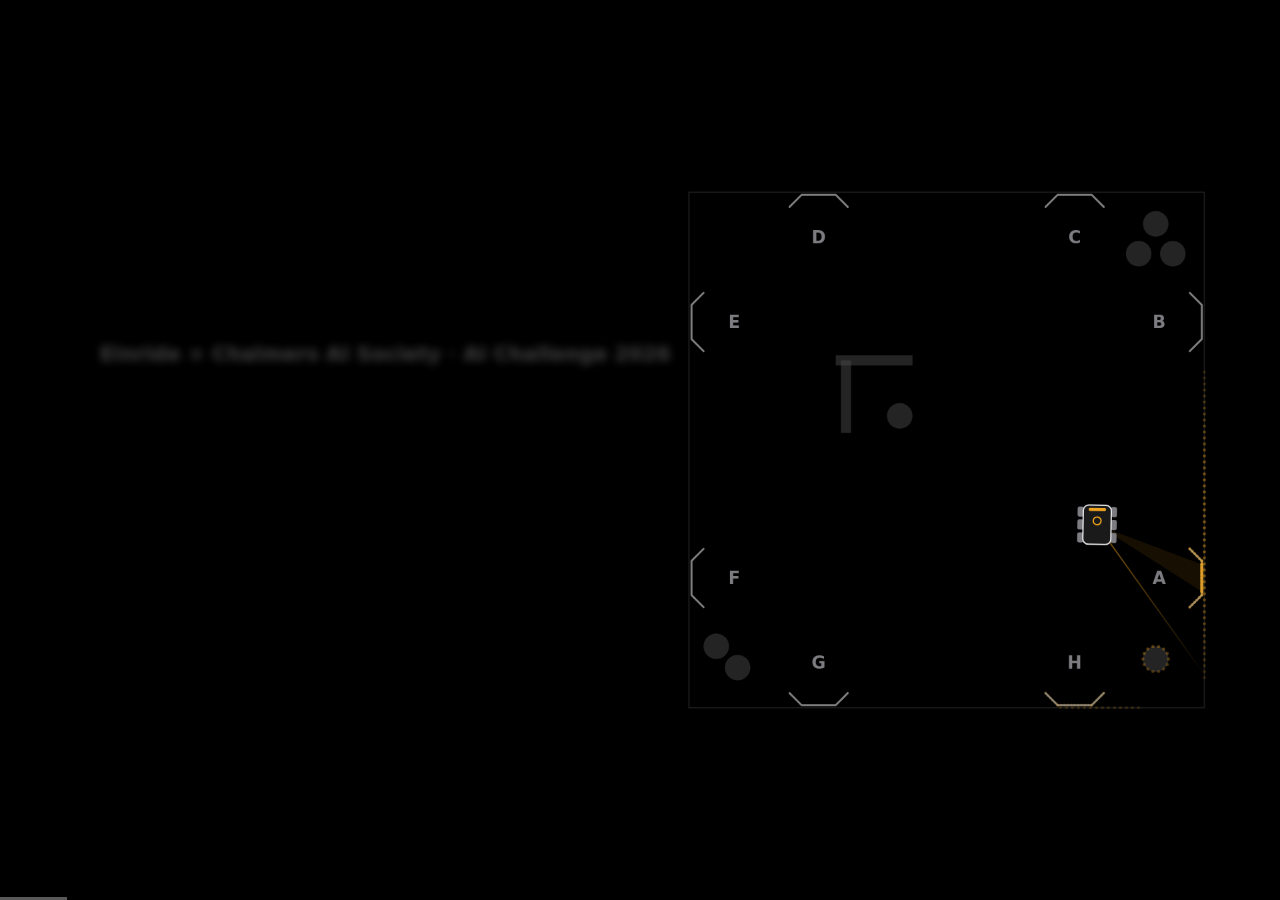
<file: assets/pitch/autonomous-challenge.html>
<!doctype html>
<html lang="en">
<head>
<meta charset="utf-8">
<meta name="viewport" content="width=device-width, initial-scale=1">
<title>Find the Dock, Park the Truck</title>
<!--
  Pitch film for the Einride x Chalmers AI Challenge 2026, Chalmers Team 1.
  Style and page engine follow the Go Pikachu pitch (pitch/STYLE.md in that repo):
  fixed 1920 x 1080 stage, one idea per scene, black with one accent, motion reveals.
  Every number on screen was measured by us; see docs/autonomy.md.
  Controls: right arrow / space / click = next, left arrow = back, N notes,
  F fullscreen, R restart, ?p=5 opens page 5.
-->
<style>
:root {
  --bg: #000;
  --text: #f5f5f7;
  --grey: #86868b;
  --dim: #48484a;
  --amber: #ffb020;
  --green: #30d158;
  --red: #ff453a;
  --font: "SF Pro Display", "Segoe UI Variable Display", "Segoe UI", "Inter", system-ui, -apple-system, sans-serif;
}
* { box-sizing: border-box; margin: 0; padding: 0; }
html, body { width: 100%; height: 100%; background: #000; color: var(--text); font-family: var(--font); overflow: hidden; cursor: none; }
body.cursor { cursor: default; }
#stage { position: absolute; left: 0; top: 0; width: 1920px; height: 1080px; transform-origin: 0 0; background: var(--bg); overflow: hidden; }
.scene { position: absolute; inset: 0; visibility: hidden; }
.el { position: absolute; opacity: 0; will-change: opacity, transform, filter; }
.full { left: 0; right: 0; text-align: center; }
.xl { font-size: 190px; font-weight: 700; letter-spacing: -.05em; line-height: 1; }
.l { font-size: 124px; font-weight: 700; letter-spacing: -.045em; line-height: 1.02; }
.m { font-size: 84px; font-weight: 700; letter-spacing: -.035em; line-height: 1.06; }
.s { font-size: 32px; font-weight: 500; color: var(--grey); letter-spacing: -.01em; line-height: 1.35; }
.h { font-size: 44px; font-weight: 700; letter-spacing: -.02em; }
.eyebrow { font-size: 30px; font-weight: 600; color: var(--grey); letter-spacing: .01em; }
.row { display: grid; grid-template-columns: 410px 640px 570px; align-items: baseline; width: 1620px; padding-top: 28px; border-top: 1px solid rgba(245,245,247,.16); }
.grad { background: linear-gradient(90deg, #ffd166 0%, #ff9f43 45%, #ff5e62 100%); -webkit-background-clip: text; background-clip: text; color: transparent; padding-bottom: .14em; }
span.grad { display: inline-block; }
.green { color: var(--green); }
.red { color: var(--red); }
.amber { color: var(--amber); }
.muted { color: var(--grey); }
.white { color: var(--text); }
canvas { display: block; }
#bar { position: fixed; left: 0; bottom: 0; height: 3px; background: rgba(255,255,255,.35); width: 0; z-index: 5; }
#notes { position: fixed; left: 0; right: 0; bottom: 0; display: none; padding: 16px 28px 20px; background: rgba(12,12,14,.95); border-top: 1px solid #333; font: 400 19px/1.5 var(--font); color: #ddd; z-index: 6; cursor: default; }
#notes.on { display: block; }
#notes b { color: var(--amber); font-weight: 600; font-size: 14px; letter-spacing: .1em; display: block; margin-bottom: 4px; }
</style>
</head>
<body>
<div id="stage">

<!-- 1 · Hero -->
<section class="scene" data-holds="3.6"
  data-notes="This is our small self-driving truck. Its job is simple to say: find the right dock, park there, and do it again, without touching anything.">
  <canvas class="el" data-draw="hero" data-w="1920" data-h="1080" data-in="0" data-fx="fade" data-din="1.6" style="left:0;top:0"></canvas>
  <div class="el eyebrow" data-in="0.9" style="left:150px; top:360px">Einride × Chalmers AI Society · AI Challenge 2026</div>
  <div class="el l" data-in="1.3" style="left:150px; top:420px">Find the dock.</div>
  <div class="el l grad" data-in="1.8" style="left:150px; top:552px">Park the truck.</div>
  <div class="el s" data-in="2.5" style="left:150px; top:730px">Chalmers Team 1 · a mini truck that drives itself</div>
  <div class="el s" data-in="3.0" style="left:150px; top:800px; width:860px; font-size:28px; color:var(--text)">Tiam Khaniporshokouh · Josef Eidstedt · Nadia Farias<br>Emelie Skepö · Shuwen Gong</div>
</section>

<!-- 2 · The challenge -->
<section class="scene"
  data-notes="The challenge: a delivery platform called Saga AI gives the truck routes. Pick up at one dock, deliver to another. Every finished route is 200 points. Every collision costs 50 or 100. Four robots drive at the same time, and we only get five minutes to learn the arena.">
  <div class="el eyebrow" data-in="0.1" style="left:150px; top:130px">The challenge</div>
  <div class="el l" data-in="0.3" style="left:150px; top:190px">Deliver goods.</div>
  <div class="el l grad" data-in="0.7" style="left:150px; top:322px">Touch nothing.</div>
  <div class="el" data-in="1.4" style="left:150px; top:560px; width:500px">
    <div class="m green">+200</div>
    <div class="s" style="margin-top:18px">points for every finished route: pick up at one dock, deliver to another</div>
  </div>
  <div class="el" data-in="1.8" style="left:710px; top:560px; width:500px">
    <div class="m red">−50 / −100</div>
    <div class="s" style="margin-top:18px">points for every collision, small or large</div>
  </div>
  <div class="el" data-in="2.2" style="left:1270px; top:560px; width:500px">
    <div class="m">8 docks</div>
    <div class="s" style="margin-top:18px">four robots at the same time · five minutes to learn the arena</div>
  </div>
  <div class="el s" data-in="3.0" style="left:150px; top:920px; font-size:26px">So being careful is worth more than being fast.</div>
</section>

<!-- 3 · The robot -->
<section class="scene" data-holds="4.6"
  data-notes="The robot is a small six-wheel truck. It has four senses: a lidar that measures distance all around, a camera that reads the dock tags, a gyro that feels turning, and wheel counters that measure distance. A small Jetson computer on board runs everything.">
  <div class="el eyebrow" data-in="0.1" style="left:150px; top:300px">Part 1 · How it works</div>
  <div class="el l" data-in="0.3" style="left:150px; top:360px">Four senses.</div>
  <div class="el l grad" data-in="0.7" style="left:150px; top:492px">One brain.</div>
  <div class="el s" data-in="1.4" style="left:150px; top:680px; width:620px">Six wheels, four of them driven. About 25 cm long. Top speed 5 km/h; we drive much slower.</div>
  <canvas class="el" data-draw="robot" data-w="1040" data-h="840" data-in="0.4" data-fx="fade" style="left:820px; top:120px"></canvas>
</section>

<!-- 4 · The pipeline -->
<section class="scene" data-holds="5.6"
  data-notes="The software answers five questions, always in this order. Where am I? Where are the docks? How do I get there? How do I park? And what is next? Then it starts again with the next dock.">
  <div class="el eyebrow full" data-in="0.1" style="top:130px">Part 1 · How it works</div>
  <div class="el m full" data-in="0.2" style="top:190px; font-size:76px">Five questions, <span class="grad">answered in order.</span></div>
  <canvas class="el" data-draw="pipe" data-w="1920" data-h="700" data-in="0.3" data-fx="fade" style="left:0;top:370px"></canvas>
</section>

<!-- 5 · Odometry -->
<section class="scene" data-holds="6.4"
  data-notes="Question one: where am I? The wheels count how far we drive. But this robot has to skid sideways to turn, so the wheels cannot tell how much it turned. The gyro can. A filter blends the two, twenty times a second. Wheels alone get lost at the first corner.">
  <div class="el eyebrow" data-in="0.1" style="left:150px; top:250px">1 · Where am I?</div>
  <div class="el l" data-in="0.3" style="left:150px; top:310px">Wheels count.</div>
  <div class="el l grad" data-in="0.7" style="left:150px; top:442px">The gyro turns.</div>
  <div class="el s" data-in="1.4" style="left:150px; top:640px; width:700px">The wheels measure distance. They cannot measure turning: the truck skids sideways to turn. So turning comes from the gyro, and a filter blends both 20 times a second.</div>
  <canvas class="el" data-draw="odo" data-w="900" data-h="800" data-in="0.5" data-fx="fade" style="left:940px; top:140px"></canvas>
</section>

<!-- 6 · SLAM -->
<section class="scene" data-holds="11.0"
  data-notes="The lidar spins ten times a second and measures 455 distances on every turn. As the truck drives, those points draw the map. Later it compares each new scan with that map, and corrects its own position.">
  <div class="el eyebrow" data-in="0.1" style="left:150px; top:250px">1 · Where am I?</div>
  <div class="el l" data-in="0.3" style="left:150px; top:310px">The lidar</div>
  <div class="el l grad" data-in="0.7" style="left:150px; top:442px">draws the map.</div>
  <div class="el s" data-in="1.4" style="left:150px; top:640px; width:640px">360° all around · 455 points per turn · 10 turns per second</div>
  <div class="el s" data-in="1.9" style="left:150px; top:760px; width:640px">Later, every new scan is compared with this map to correct the position.</div>
  <canvas class="el" data-draw="slam" data-w="1000" data-h="900" data-in="0.4" data-fx="fade" style="left:900px; top:90px"></canvas>
</section>

<!-- 7 · Tags -->
<section class="scene" data-holds="10.8"
  data-notes="Question two: where are the docks? To the lidar, all eight docks look the same. So every dock carries a printed tag, like a name tag. The camera reads it: A is tag zero, H is tag seven. We average many sightings and save where each dock is. In simulation we found all eight, each within three centimetres of its true place.">
  <div class="el eyebrow" data-in="0.1" style="left:150px; top:210px">2 · Where are the docks?</div>
  <div class="el l" data-in="0.3" style="left:150px; top:270px">Each dock has</div>
  <div class="el l grad" data-in="0.7" style="left:150px; top:402px">a name tag.</div>
  <div class="el s" data-in="1.4" style="left:150px; top:590px; width:640px">To the lidar all docks look the same. The camera reads the tag: A is 0, B is 1 … H is 7.</div>
  <div class="el m green" data-in="1.8" data-count="0,8" data-cat="1.6" data-cdur="8.6" data-suffix=" / 8" style="left:146px; top:740px">0 / 8</div>
  <div class="el s" data-in="2.2" style="left:150px; top:850px; width:640px">docks found in simulation · each within 3 cm of its true place</div>
  <canvas class="el" data-draw="tags" data-w="1000" data-h="900" data-in="0.4" data-fx="fade" style="left:900px; top:90px"></canvas>
</section>

<!-- 8 · Navigation -->
<section class="scene" data-holds="4.4,10.4"
  data-notes="Question three: how do I get there? Every obstacle gets a safety margin, and the path stays outside it. || If something new is in the way, for example another robot, the truck stops and plans a new path.">
  <div class="el eyebrow" data-in="0.1" style="left:150px; top:70px">3 · How do I get there?</div>
  <div class="el m" data-in="0.2" style="left:150px; top:115px">Plan a path. <span class="grad">Keep your distance.</span></div>
  <canvas class="el" data-draw="nav" data-w="1620" data-h="640" data-in="0.3" data-fx="fade" style="left:150px; top:270px"></canvas>
  <div class="el s" data-in="1.0" data-out="4.8" style="left:150px; top:940px">Every obstacle gets a safety margin. The path stays outside it.</div>
  <div class="el s" data-in="5.2" style="left:150px; top:940px">Something new in the way? <span class="white">Stop, then plan again.</span></div>
</section>

<!-- 9 · Docking -->
<section class="scene" data-holds="2.8,5.4,9.6"
  data-notes="Question four: how do I park? First, it stops 55 centimetres in front of the dock. || Second, it looks. It only drives in after the camera has seen this dock's tag. The tag gives the centre line. || Third, it drives in slowly, and the lidar measures the distance to the back wall. At 22 centimetres it stops. The front bumper is then about 9 centimetres from the wall.">
  <div class="el eyebrow" data-in="0.1" style="left:150px; top:70px">4 · How do I park?</div>
  <div class="el m" data-in="0.2" style="left:150px; top:115px">Stop. Look. <span class="grad">Drive in.</span></div>
  <canvas class="el" data-draw="dock" data-w="1620" data-h="660" data-in="0.3" data-fx="fade" style="left:150px; top:260px"></canvas>
  <div class="el s" data-in="8.6" style="left:150px; top:950px">The front bumper stops about 9 cm from the wall. The rule asks for 14 cm or less.</div>
</section>

<!-- 10 · Mission -->
<section class="scene" data-holds="4.2"
  data-notes="Question five: what next? Saga AI is Einride's delivery planner. The truck asks it once a second where to go. It drives there, parks, waits until loading is done, backs out, and asks again. One route is two docks, and 200 points.">
  <div class="el eyebrow" data-in="0.1" style="left:150px; top:250px">5 · What next?</div>
  <div class="el l" data-in="0.3" style="left:150px; top:310px">Ask. Drive.</div>
  <div class="el l grad" data-in="0.7" style="left:150px; top:442px">Wait. Repeat.</div>
  <div class="el s" data-in="1.4" style="left:150px; top:640px; width:680px">Saga AI is Einride's delivery planner. The truck asks it once a second where to go, and never tells it what to do.</div>
  <canvas class="el" data-draw="loop" data-w="1000" data-h="800" data-in="0.5" data-fx="fade" style="left:900px; top:140px"></canvas>
</section>

<!-- ================= Part 2 · What makes it special ================= -->

<!-- 11 · It learns the arena -->
<section class="scene" data-holds="4.2"
  data-notes="Part two: what makes it special. First: it needs no map in advance. The final arena is only shown on the day. No dock position is written in the code. The truck drives one round, the lidar draws the map, and the camera finds the docks. That is what the five practice minutes are for.">
  <div class="el eyebrow" data-in="0.1" style="left:150px; top:130px">Part 2 · What makes it special</div>
  <div class="el l" data-in="0.3" style="left:150px; top:190px">A new arena?</div>
  <div class="el l grad" data-in="0.7" style="left:150px; top:322px">It learns it.</div>
  <div class="el" data-in="1.4" style="left:150px; top:560px; width:500px">
    <div class="m">0</div>
    <div class="s" style="margin-top:18px">dock positions written in the code</div>
  </div>
  <div class="el" data-in="1.8" style="left:710px; top:560px; width:500px">
    <div class="m amber">1 round</div>
    <div class="s" style="margin-top:18px">of driving: the lidar draws the map, the camera finds the docks</div>
  </div>
  <div class="el" data-in="2.2" style="left:1270px; top:560px; width:500px">
    <div class="m">5 min</div>
    <div class="s" style="margin-top:18px">of practice before the match, made for exactly this</div>
  </div>
  <div class="el s" data-in="3.0" style="left:150px; top:920px; font-size:26px">The final arena is only shown on the day.</div>
</section>

<!-- 12 · Checked twice -->
<section class="scene" data-holds="4.6"
  data-notes="Second: every key step is checked twice. It finds a dock from its saved place on the map, but it only drives in after the camera has seen that dock's tag. It lines up on the tag, and gives up if it is too far off. It stops when the lidar measures the back wall, and backs out if the wall does not appear. And behind the obstacle map there is a last guard that slows down and brakes.">
  <div class="el eyebrow" data-in="0.1" style="left:150px; top:110px">Part 2 · What makes it special</div>
  <div class="el m" data-in="0.3" style="left:150px; top:165px">Every key step is <span class="grad">checked twice.</span></div>
  <div class="el eyebrow" data-in="1.0" style="left:560px; top:360px">How it knows</div>
  <div class="el eyebrow amber" data-in="1.0" style="left:1200px; top:360px">If that is wrong</div>
  <div class="el row" data-in="1.3" style="left:150px; top:420px">
    <div class="h">Find the dock</div><div class="s white">Its saved place on the map</div><div class="s">No tag seen at the door? It does not drive in.</div>
  </div>
  <div class="el row" data-in="1.7" style="left:150px; top:560px">
    <div class="h">Line up</div><div class="s white">The tag, seen by the camera</div><div class="s">Too far off the centre line? Give up, try again.</div>
  </div>
  <div class="el row" data-in="2.1" style="left:150px; top:700px">
    <div class="h">Stop</div><div class="s white">The lidar measures the back wall</div><div class="s">No wall 10 cm past the expected place? Back out.</div>
  </div>
  <div class="el row" data-in="2.5" style="left:150px; top:840px">
    <div class="h">Avoid</div><div class="s white">The obstacle map used for planning</div><div class="s">A last guard slows down and brakes.</div>
  </div>
</section>

<!-- 13 · Sim vs real -->
<section class="scene" data-holds="3.0"
  data-notes="Third: it is built for this real truck. All of this worked in simulation on the first evening. Then we put it on the real robot. The real robot was honest with us.">
  <div class="el m full muted" data-in="0.2" style="top:380px">Simulation was kind.</div>
  <div class="el l full" data-in="1.2" style="top:500px">The real robot was <span class="grad">honest.</span></div>
</section>

<!-- 14 · It saw itself -->
<section class="scene" data-holds="4.2,8.0"
  data-notes="Lesson one. The truck crawled and kept braking. The reason: the lidar could see the truck's own antenna, 13 centimetres away. To the software that was an obstacle that never went away. || The fix: ignore every point inside a box around the robot. The speed command went from 0.07 to 0.32 metres per second.">
  <div class="el eyebrow" data-in="0.1" style="left:150px; top:210px">Built for the real truck · lesson 1</div>
  <div class="el l" data-in="0.3" style="left:150px; top:270px">It saw <span class="grad">itself.</span></div>
  <div class="el s" data-in="1.2" data-out="4.6" style="left:150px; top:470px; width:660px">The lidar saw the truck's own antenna, 13 cm away. An obstacle that never goes away: it kept braking.</div>
  <div class="el s" data-in="5.0" style="left:150px; top:470px; width:660px">The fix: ignore every point inside a box around the robot.</div>
  <div class="el m" data-in="5.6" style="left:146px; top:640px"><span class="muted">0.07 →</span> <span class="green">0.32</span></div>
  <div class="el s" data-in="6.1" style="left:150px; top:750px; width:660px">m/s speed command while driving · before and after</div>
  <canvas class="el" data-draw="self" data-w="900" data-h="800" data-in="0.5" data-fx="fade" style="left:940px; top:140px"></canvas>
</section>

<!-- 15 · Seven more surprises -->
<section class="scene" data-holds="5.2,10.2"
  data-notes="Seven more surprises, all found on the real robot. The wheel counter spoke centimetres while the driver expected metres. The camera clock was 17 minutes behind, so no dock was ever saved. The gyro drifts a little all the time. And when the truck turns on the spot, the wheels skid: it turned at one third of the speed we asked for. Now it measures that and adapts. || Three more. Seen from very close, a tag gives a wrong direction, so the truck does not learn up close, and saved docks are frozen when the mission starts. With its nose against an obstacle it could not turn or reverse; now the lidar checks behind and it backs out 25 centimetres. And the small computer is busy, so the camera sends 10 pictures a second and the obstacle map is coarser.">
  <div class="el eyebrow" data-in="0.1" style="left:150px; top:110px">Built for the real truck · lessons 2 to 8</div>
  <div class="el l" data-in="0.3" style="left:150px; top:170px">Seven more <span class="grad">surprises.</span></div>
  <div class="el" data-in="1.2" data-out="5.6" style="left:150px; top:420px; width:760px">
    <div class="h">Centimetres, not metres.</div>
    <div class="s" style="margin-top:14px">The wheel counter was <span class="red">100×</span> off. The truck thought it stood still.</div>
  </div>
  <div class="el" data-in="1.7" data-out="5.6" style="left:1010px; top:420px; width:760px">
    <div class="h">The clock jumped.</div>
    <div class="s" style="margin-top:14px">Camera time was <span class="red">17 minutes</span> behind. No dock was ever saved.</div>
  </div>
  <div class="el" data-in="2.2" data-out="5.6" style="left:150px; top:680px; width:760px">
    <div class="h">The gyro drifts.</div>
    <div class="s" style="margin-top:14px">False turning in about 8 minutes: <span class="muted">175° →</span> <span class="green">15°</span></div>
  </div>
  <div class="el" data-in="2.7" data-out="5.6" style="left:1010px; top:680px; width:760px">
    <div class="h">Turns at one third.</div>
    <div class="s" style="margin-top:14px">The wheels skid: it turned at <span class="red">0.31</span> of the asked speed. Now it measures that and <span class="green">adapts</span>.</div>
  </div>
  <div class="el" data-in="6.2" style="left:150px; top:420px; width:760px">
    <div class="h">Close-ups lie.</div>
    <div class="s" style="margin-top:14px">Very close, a tag gives a wrong direction. So: no learning up close, and saved docks are <span class="green">frozen</span> when the mission starts.</div>
  </div>
  <div class="el" data-in="6.7" style="left:1010px; top:420px; width:760px">
    <div class="h">Boxed in.</div>
    <div class="s" style="margin-top:14px">Nose against an obstacle, it could not turn or reverse. Now the lidar checks behind and it backs out <span class="green">25 cm</span>.</div>
  </div>
  <div class="el" data-in="7.2" style="left:150px; top:680px; width:760px">
    <div class="h">A small computer.</div>
    <div class="s" style="margin-top:14px">The Jetson is busy. The camera sends <span class="green">10</span> pictures a second, and the obstacle map is coarser.</div>
  </div>
  <div class="el s" data-in="8.4" style="left:150px; top:940px; font-size:26px">None of these show up in simulation. Each one is now a check or a fix in the code.</div>
</section>

<!-- 16 · 221 -> 17 -->
<section class="scene" data-holds="4.6"
  data-notes="The result of that long night: the first docking on the real robot took 221 seconds. After the fixes, the same kind of trip takes 17.">
  <div class="el eyebrow full" data-in="0.1" style="top:190px">One trip to a dock · real robot</div>
  <div class="el xl full green" data-in="0.5" data-count="221,17" data-cat="1.4" data-cdur="2.2" data-suffix=" s" style="top:260px; font-size:300px">221 s</div>
  <div class="el s full" data-in="1.2" style="top:600px; font-size:40px; color:var(--text)">from 221 seconds to 17</div>
  <div class="el s full" data-in="3.8" style="top:690px">the first docking on the real robot · a clean trip after the fixes</div>
</section>

<!-- ================= Part 3 · Careful, and honest about limits ================= -->

<!-- 17 · Careful on purpose -->
<section class="scene" data-holds="4.4"
  data-notes="Part three. We chose to be careful. One hit costs 50 or 100 points, and a whole route is only 200. So the top speed is 0.32 metres per second, about a quarter of what the truck can do. The last part into the dock is even slower. And when it is not sure, it stops, backs out and tries again. It does not push through.">
  <div class="el eyebrow" data-in="0.1" style="left:150px; top:130px">Part 3 · Careful, and honest about limits</div>
  <div class="el l" data-in="0.3" style="left:150px; top:190px">Careful <span class="grad">on purpose.</span></div>
  <div class="el" data-in="1.0" style="left:150px; top:500px; width:500px">
    <div class="m red">−50 / −100</div>
    <div class="s" style="margin-top:18px">for one hit. A whole route is only +200.</div>
  </div>
  <div class="el" data-in="1.4" style="left:710px; top:500px; width:500px">
    <div class="m">0.32 m/s</div>
    <div class="s" style="margin-top:18px">top speed: about a quarter of what the truck can do</div>
  </div>
  <div class="el" data-in="1.8" style="left:1270px; top:500px; width:500px">
    <div class="m">0.04–0.10</div>
    <div class="s" style="margin-top:18px">m/s for the last part into the dock</div>
  </div>
  <div class="el h" data-in="2.8" style="left:150px; top:860px">Not sure? <span class="grad">Stop, back out, try again.</span></div>
</section>

<!-- 18 · Not solved yet -->
<section class="scene" data-holds="5.4"
  data-notes="And these are the things we have not solved. In narrow places it drives stop-and-go: two trips to dock C took 48 and 77 seconds, a clear trip takes 17. We never tested four trucks at once. If it loses its position, it cannot rescue itself: we restart and scan the docks again, about five minutes. The turn boost ran on the real truck only once. The map keeps growing during the whole match. And the small computer is near its limit.">
  <div class="el eyebrow" data-in="0.1" style="left:150px; top:110px">Part 3 · Careful, and honest about limits</div>
  <div class="el l" data-in="0.3" style="left:150px; top:170px">Not solved <span class="grad">yet.</span></div>
  <div class="el" data-in="1.0" style="left:150px; top:410px; width:500px">
    <div class="h">Slow in tight spots.</div>
    <div class="s" style="margin-top:14px">Two trips to dock C took <span class="red">48 s</span> and <span class="red">77 s</span>. A clear trip takes 17 s.</div>
  </div>
  <div class="el" data-in="1.4" style="left:710px; top:410px; width:500px">
    <div class="h">Four trucks: untested.</div>
    <div class="s" style="margin-top:14px">Other trucks are just obstacles to it. They might block each other.</div>
  </div>
  <div class="el" data-in="1.8" style="left:1270px; top:410px; width:500px">
    <div class="h">Lost means restart.</div>
    <div class="s" style="margin-top:14px">If it loses its position, we restart and scan the docks again: about <span class="red">5 minutes</span>.</div>
  </div>
  <div class="el" data-in="2.4" style="left:150px; top:690px; width:500px">
    <div class="h">Turn boost: one run.</div>
    <div class="s" style="margin-top:14px">It ran on the real truck once. The value it learned is not confirmed yet.</div>
  </div>
  <div class="el" data-in="2.8" style="left:710px; top:690px; width:500px">
    <div class="h">The map keeps growing.</div>
    <div class="s" style="margin-top:14px">It maps during the whole match. Other trucks may leave marks. Long runs are untested.</div>
  </div>
  <div class="el" data-in="3.2" style="left:1270px; top:690px; width:500px">
    <div class="h">A busy computer.</div>
    <div class="s" style="margin-top:14px">The Jetson is near its limit. After scanning, the live viewer must be closed.</div>
  </div>
</section>

<!-- 19 · Close -->
<section class="scene" data-holds="3.4"
  data-notes="Find the dock. Park the truck. Thank you.">
  <canvas class="el" data-draw="heroEnd" data-w="1920" data-h="1080" data-in="0" data-fx="fade" data-din="1.6" style="left:0;top:0"></canvas>
  <div class="el l" data-in="0.6" style="left:150px; top:380px">Find the dock.</div>
  <div class="el l grad" data-in="1.1" style="left:150px; top:512px">Park the truck.</div>
  <div class="el s" data-in="2.0" style="left:150px; top:700px">Chalmers Team 1 · thank you</div>
  <div class="el s" data-in="2.6" style="left:150px; top:940px; font-size:22px; width:900px">Built on ROS 2 Jazzy, Nav2, slam_toolbox, robot_localization and apriltag_ros. Robot, simulator and Saga AI by Einride. 27 unit tests.</div>
</section>

</div>
<div id="bar"></div>
<div id="notes"><b>SPEAKER NOTES · N</b><span id="notes-body"></span></div>

<script>
(() => {
"use strict";
const clamp = (v, a = 0, b = 1) => Math.max(a, Math.min(b, v));
const lerp = (a, b, t) => a + (b - a) * t;
const ease = t => { t = clamp(t); return 1 - Math.pow(1 - t, 3); };
const easeIO = t => { t = clamp(t); return t < .5 ? 4 * t * t * t : 1 - Math.pow(-2 * t + 2, 3) / 2; };
const FONT = getComputedStyle(document.documentElement).getPropertyValue("--font");
const COL = { text: "#f5f5f7", grey: "#86868b", dim: "#48484a", amber: "#ffb020", green: "#30d158", red: "#ff453a" };
const HAIR = "rgba(245,245,247,0.22)";
const TAU = Math.PI * 2;
function rrect(ctx, x, y, w, h, r) {
  ctx.beginPath(); ctx.moveTo(x + r, y); ctx.arcTo(x + w, y, x + w, y + h, r); ctx.arcTo(x + w, y + h, x, y + h, r);
  ctx.arcTo(x, y + h, x, y, r); ctx.arcTo(x, y, x + w, y, r); ctx.closePath();
}
function label(ctx, s, x, y, size, color, weight = 600, align = "center") {
  ctx.font = `${weight} ${size}px ${FONT}`; ctx.fillStyle = color; ctx.textAlign = align; ctx.textBaseline = "alphabetic"; ctx.fillText(s, x, y);
}
function withAlpha(ctx, a, fn) { if (a <= 0.001) return; ctx.save(); ctx.globalAlpha *= clamp(a); fn(); ctx.restore(); }

/* =================== the arena (metres, y up) =================== */
// Same layout as the example arena in the simulator: 6 x 6 m, eight docks, a few obstacles.
const DOCKS = { A: [2.99, -1.5, Math.PI], B: [2.99, 1.5, Math.PI], C: [1.5, 2.99, -Math.PI / 2], D: [-1.5, 2.99, -Math.PI / 2],
                E: [-2.99, 1.5, 0], F: [-2.99, -1.5, 0], G: [-1.5, -2.99, Math.PI / 2], H: [1.5, -2.99, Math.PI / 2] };
const ORDER = "ABCDEFGH".split("");
const DOCK_SHAPE = [[0.1414, 0.3414], [0, 0.2], [0, -0.2], [0.1414, -0.3414]];   // wing tip, corner, corner, wing tip
const OBST = [[2.25, 2.3], [2.65, 2.3], [2.45, 2.65], [-2.7, -2.3], [-2.45, -2.55], [2.45, -2.45], [-0.55, 0.4]];
const BARRIERS = [[[-1.3, 1.05], [-0.4, 1.05]], [[-1.18, 1.05], [-1.18, 0.2]]];
const rot = (x, y, a) => [x * Math.cos(a) - y * Math.sin(a), x * Math.sin(a) + y * Math.cos(a)];
const dockWorld = (d, pts) => pts.map(([x, y]) => { const [rx, ry] = rot(x, y, d[2]); return [d[0] + rx, d[1] + ry]; });
const P = (v, x, y) => [v.cx + x * v.s, v.cy - y * v.s];

// Points a lidar could hit: walls, docks, obstacles.
const WALLPTS = (() => {
  const pts = [];
  const seg = (a, b, step) => { const n = Math.max(1, Math.round(Math.hypot(b[0] - a[0], b[1] - a[1]) / step)); for (let i = 0; i <= n; i++) pts.push([lerp(a[0], b[0], i / n), lerp(a[1], b[1], i / n)]); };
  const c = 3.02; seg([-c, -c], [c, -c], .07); seg([c, -c], [c, c], .07); seg([c, c], [-c, c], .07); seg([-c, c], [-c, -c], .07);
  for (const k of ORDER) { const p = dockWorld(DOCKS[k], DOCK_SHAPE); for (let i = 0; i < 3; i++) seg(p[i], p[i + 1], .04); }
  OBST.forEach(([x, y]) => { for (let i = 0; i < 14; i++) pts.push([x + .15 * Math.cos(i / 14 * TAU), y + .15 * Math.sin(i / 14 * TAU)]); });
  BARRIERS.forEach(([a, b]) => seg(a, b, .05));
  return pts;
})();

// A closed loop that passes 1.25 m in front of every dock, A to H.
const TOUR = ORDER.map(k => { const d = DOCKS[k]; return [d[0] + 1.25 * Math.cos(d[2]), d[1] + 1.25 * Math.sin(d[2])]; });
function tourPose(u) {
  const n = TOUR.length; u = ((u % 1) + 1) % 1;
  const f = u * n, i = Math.floor(f), t = f - i;
  const p0 = TOUR[(i + n - 1) % n], p1 = TOUR[i], p2 = TOUR[(i + 1) % n], p3 = TOUR[(i + 2) % n];
  const cr = (a, b, c, d) => .5 * (2 * b + (-a + c) * t + (2 * a - 5 * b + 4 * c - d) * t * t + (-a + 3 * b - 3 * c + d) * t * t * t);
  const dcr = (a, b, c, d) => .5 * ((-a + c) + 2 * (2 * a - 5 * b + 4 * c - d) * t + 3 * (-a + 3 * b - 3 * c + d) * t * t);
  return [cr(p0[0], p1[0], p2[0], p3[0]), cr(p0[1], p1[1], p2[1], p3[1]), Math.atan2(dcr(p0[1], p1[1], p2[1], p3[1]), dcr(p0[0], p1[0], p2[0], p3[0]))];
}
const LIDAR_R = 2.2;
// When (as a fraction of one loop) each point first comes into lidar range.
const REVEAL = WALLPTS.map(([x, y]) => { for (let i = 0; i <= 240; i++) { const [px, py] = tourPose(i / 240); if (Math.hypot(px - x, py - y) < LIDAR_R) return i / 240; } return 2; });

// Open Catmull-Rom spline through pts; u in 0..1. Returns [x, y, heading].
function spline(pts, u) {
  const n = pts.length - 1; u = clamp(u);
  const f = Math.min(u * n, n - 1e-6), i = Math.floor(f), t = f - i;
  const g = j => pts[clamp(j, 0, n)];
  const p0 = g(i - 1), p1 = g(i), p2 = g(i + 1), p3 = g(i + 2);
  const cr = (a, b, c, d) => .5 * (2 * b + (-a + c) * t + (2 * a - 5 * b + 4 * c - d) * t * t + (-a + 3 * b - 3 * c + d) * t * t * t);
  const dcr = (a, b, c, d) => .5 * ((-a + c) + 2 * (2 * a - 5 * b + 4 * c - d) * t + 3 * (-a + 3 * b - 3 * c + d) * t * t);
  return [cr(p0[0], p1[0], p2[0], p3[0]), cr(p0[1], p1[1], p2[1], p3[1]), Math.atan2(dcr(p0[1], p1[1], p2[1], p3[1]), dcr(p0[0], p1[0], p2[0], p3[0]))];
}

function drawDockShape(ctx, v, d, color = COL.text, lw = 3) {
  const pts = dockWorld(d, DOCK_SHAPE).map(p => P(v, p[0], p[1]));
  ctx.strokeStyle = color; ctx.lineWidth = lw; ctx.lineCap = "round"; ctx.lineJoin = "round";
  ctx.beginPath(); pts.forEach((p, i) => i ? ctx.lineTo(p[0], p[1]) : ctx.moveTo(p[0], p[1])); ctx.stroke();
}
function drawArena(ctx, v, a = 1, docks = true) {
  withAlpha(ctx, a, () => {
    ctx.strokeStyle = HAIR; ctx.lineWidth = 2;
    const [x0, y0] = P(v, -3.02, 3.02); ctx.strokeRect(x0, y0, 6.04 * v.s, 6.04 * v.s);
    if (docks) for (const k of ORDER) drawDockShape(ctx, v, DOCKS[k]);
    ctx.fillStyle = COL.dim;
    OBST.forEach(([x, y]) => { const [X, Y] = P(v, x, y); ctx.beginPath(); ctx.arc(X, Y, .15 * v.s, 0, TAU); ctx.fill(); });
    ctx.strokeStyle = COL.dim; ctx.lineWidth = .12 * v.s; ctx.lineCap = "butt";
    BARRIERS.forEach(([p, q]) => { const a1 = P(v, p[0], p[1]), b1 = P(v, q[0], q[1]); ctx.beginPath(); ctx.moveTo(a1[0], a1[1]); ctx.lineTo(b1[0], b1[1]); ctx.stroke(); });
  });
}
// The truck from above, drawn a little larger than life so it reads on a 6 m arena.
function truck(ctx, v, x, y, ang, k = 1.7, line = COL.text, accent = COL.amber) {
  const [X, Y] = P(v, x, y), L = .27 * v.s * k, Wd = .23 * v.s * k;
  ctx.save(); ctx.translate(X, Y); ctx.rotate(-ang);
  ctx.fillStyle = COL.grey;
  for (const sx of [-.33, 0, .33]) for (const sy of [-1, 1]) { rrect(ctx, sx * L - L * .13, sy * Wd * .5 - Wd * .09, L * .26, Wd * .18, 3); ctx.fill(); }
  rrect(ctx, -L / 2, -Wd * .42, L, Wd * .84, Math.min(12, L * .14)); ctx.fillStyle = "#1c1c1e"; ctx.fill(); ctx.strokeStyle = line; ctx.lineWidth = 2; ctx.stroke();
  ctx.fillStyle = accent; rrect(ctx, L / 2 - L * .15, -Wd * .26, L * .08, Wd * .52, 2); ctx.fill();
  ctx.strokeStyle = accent; ctx.lineWidth = 2; ctx.beginPath(); ctx.arc(L * .1, 0, L * .1, 0, TAU); ctx.stroke();
  ctx.restore();
}
function scanDots(ctx, v, x, y, R) {
  for (const [wx, wy] of WALLPTS) {
    const d = Math.hypot(wx - x, wy - y); if (d > R) continue;
    ctx.fillStyle = `rgba(255,176,32,${.15 + .75 * (1 - d / R)})`;
    const [X, Y] = P(v, wx, wy); ctx.beginPath(); ctx.arc(X, Y, 2.4, 0, TAU); ctx.fill();
  }
}
function sweep(ctx, v, x, y, ang, R) {
  const [X, Y] = P(v, x, y), ex = X + Math.cos(ang) * R * v.s, ey = Y - Math.sin(ang) * R * v.s;
  const g = ctx.createLinearGradient(X, Y, ex, ey); g.addColorStop(0, "rgba(255,176,32,.55)"); g.addColorStop(1, "rgba(255,176,32,0)");
  ctx.strokeStyle = g; ctx.lineWidth = 2; ctx.beginPath(); ctx.moveTo(X, Y); ctx.lineTo(ex, ey); ctx.stroke();
}
function nearestDock(x, y) { let best = null, bd = 9; for (const k of ORDER) { const d = Math.hypot(DOCKS[k][0] - x, DOCKS[k][1] - y); if (d < bd) { bd = d; best = k; } } return [best, bd]; }
function tagCone(ctx, v, x, y, d, a) {
  const [X, Y] = P(v, x, y), e = dockWorld(d, [[0, .16], [0, -.16]]).map(p => P(v, p[0], p[1]));
  withAlpha(ctx, a, () => {
    ctx.fillStyle = "rgba(255,176,32,.14)"; ctx.beginPath(); ctx.moveTo(X, Y); ctx.lineTo(e[0][0], e[0][1]); ctx.lineTo(e[1][0], e[1][1]); ctx.closePath(); ctx.fill();
    ctx.strokeStyle = COL.amber; ctx.lineWidth = 5; ctx.lineCap = "round"; ctx.beginPath(); ctx.moveTo(e[0][0], e[0][1]); ctx.lineTo(e[1][0], e[1][1]); ctx.stroke();
  });
}

/* =================== drawings =================== */

// 1 / 17 · the truck circling the arena, its lidar lighting up what is near.
function drawHero(ctx, W, H, local, amb, cx = 1420) {
  const v = { cx, cy: 540, s: 128 };
  withAlpha(ctx, ease(local / 1.6), () => {
    drawArena(ctx, v, .55);
    for (const k of ORDER) { const d = DOCKS[k]; const [X, Y] = P(v, d[0] + .5 * Math.cos(d[2]), d[1] + .5 * Math.sin(d[2])); label(ctx, k, X, Y + 9, 26, COL.grey, 600); }
    const [x, y, a] = tourPose(amb / 34);
    scanDots(ctx, v, x, y, LIDAR_R);
    sweep(ctx, v, x, y, amb * 5, LIDAR_R);
    const [k, d] = nearestDock(x, y);
    tagCone(ctx, v, x, y, DOCKS[k], clamp((1.55 - d) / .25));
    truck(ctx, v, x, y, a);
  });
}

// 3 · the truck from above, front up, with its senses called out one by one.
function bigRobot(ctx, cx, cy, S, amb, lidarOn = true) {
  ctx.lineJoin = "round"; ctx.lineCap = "round";
  for (const xf of [.086, 0, -.085]) for (const side of [-1, 1]) {
    rrect(ctx, cx + side * .11 * S - .021 * S, cy - xf * S - .04 * S, .042 * S, .08 * S, 6);
    ctx.fillStyle = xf === 0 ? "#2c2c2e" : COL.grey; ctx.fill();
  }
  rrect(ctx, cx - .095 * S, cy - .125 * S, .19 * S, .25 * S, 20); ctx.fillStyle = "#151517"; ctx.fill(); ctx.strokeStyle = "rgba(245,245,247,.42)"; ctx.lineWidth = 2; ctx.stroke();
  rrect(ctx, cx - .06 * S, cy + .02 * S, .12 * S, .085 * S, 10); ctx.strokeStyle = HAIR; ctx.stroke();           // computer
  rrect(ctx, cx - .016 * S, cy - .012 * S, .032 * S, .024 * S, 4); ctx.strokeStyle = COL.grey; ctx.stroke();      // gyro chip
  rrect(ctx, cx - .045 * S, cy - .125 * S - 6, .09 * S, 14, 5); ctx.fillStyle = COL.amber; ctx.fill();           // camera
  const lx = cx, ly = cy - .04 * S;
  ctx.fillStyle = "#0e0e10"; ctx.beginPath(); ctx.arc(lx, ly, .036 * S, 0, TAU); ctx.fill(); ctx.strokeStyle = COL.amber; ctx.lineWidth = 2.5; ctx.stroke();
  if (lidarOn) { ctx.beginPath(); ctx.moveTo(lx, ly); ctx.lineTo(lx + Math.cos(amb * 4) * .036 * S, ly + Math.sin(amb * 4) * .036 * S); ctx.stroke(); }
  return [lx, ly];
}
function drawRobot(ctx, W, H, local, amb) {
  const cx = 300, cy = 430, S = 1500;
  withAlpha(ctx, ease(local / 1.0), () => {
    // lidar rings and camera cone, slow ambient motion
    const ly = cy - .04 * S;
    for (let i = 0; i < 3; i++) { const r = ((amb * .22 + i / 3) % 1); ctx.strokeStyle = `rgba(255,176,32,${.22 * (1 - r)})`; ctx.lineWidth = 2; ctx.beginPath(); ctx.arc(cx, ly, 60 + r * 230, 0, TAU); ctx.stroke(); }
    ctx.fillStyle = "rgba(255,176,32,.10)"; ctx.beginPath(); ctx.moveTo(cx, cy - .125 * S); ctx.lineTo(cx - 150, cy - .125 * S - 200); ctx.lineTo(cx + 150, cy - .125 * S - 200); ctx.closePath(); ctx.fill();
    bigRobot(ctx, cx, cy, S, amb);
  });
  const calls = [
    ["Camera", "reads the dock tags", cx + 40, cy - .125 * S, 110],
    ["Wheel counters", "measure distance", cx + .11 * S + 30, cy - .086 * S, 260],
    ["Lidar", "360° · up to 12 m · 10 turns a second", cx + .036 * S, cy - .04 * S, 410],
    ["Gyro", "feels every turn", cx + 24, cy, 560],
    ["Jetson computer", "runs everything on board", cx + .06 * S, cy + .06 * S, 710],
  ];
  calls.forEach(([name, sub, ax, ay, y], i) => {
    const k = ease((local - 1.2 - i * .55) / .8);
    withAlpha(ctx, k, () => {
      const tx = 600, off = (1 - k) * 22;
      ctx.strokeStyle = HAIR; ctx.lineWidth = 1.5; ctx.beginPath(); ctx.moveTo(ax, ay); ctx.lineTo(tx - 24, y - 12); ctx.stroke();
      ctx.fillStyle = COL.amber; ctx.beginPath(); ctx.arc(ax, ay, 5, 0, TAU); ctx.fill();
      label(ctx, name, tx, y + off, 38, COL.text, 700, "left");
      label(ctx, sub, tx, y + 36 + off, 24, COL.grey, 500, "left");
    });
  });
}

// 4 · five stages in a row, then the loop back for the next dock.
function drawPipe(ctx, W, H, local, amb) {
  const names = ["Locate", "Find docks", "Navigate", "Dock", "Mission"];
  const asks = ["Where am I?", "Where are the docks?", "How do I get there?", "How do I park?", "What next?"];
  const subs = ["wheels + gyro + lidar", "printed tags, 0 to 7", "around every obstacle", "tag to aim · lidar to stop", "Saga AI · once a second"];
  const cy = 190, r = 84, gap = 330, x0 = W / 2 - 2 * gap, cx = i => x0 + i * gap;
  const kl = easeIO((local - .4) / 2.0);
  ctx.strokeStyle = "rgba(245,245,247,.16)"; ctx.lineWidth = 2;
  ctx.beginPath(); ctx.moveTo(cx(0), cy); ctx.lineTo(lerp(cx(0), cx(4), kl), cy); ctx.stroke();
  names.forEach((n, i) => {
    const k = ease((local - .5 - i * .32) / .8);
    if (k <= 0) return;
    ctx.save(); ctx.globalAlpha = k; ctx.translate(cx(i), cy + (1 - k) * 24);
    ctx.fillStyle = "#0e0e10"; ctx.beginPath(); ctx.arc(0, 0, r, 0, TAU); ctx.fill();
    ctx.strokeStyle = HAIR; ctx.lineWidth = 2; ctx.stroke();
    glyph(ctx, i, amb);
    label(ctx, asks[i], 0, -r - 28, 26, COL.amber, 600);
    label(ctx, n, 0, r + 70, 44, COL.text, 700);
    label(ctx, subs[i], 0, r + 112, 24, COL.grey, 500);
    ctx.restore();
  });
  const kL = easeIO((local - 2.8) / 1.2);       // loop: mission -> navigate
  if (kL > 0) {
    const sx = cx(4), ex = cx(2), pts = [];
    for (let i = 0; i <= 60; i++) { const u = i / 60; pts.push([lerp(sx, ex, u), (cy + r + 150) + Math.sin(Math.PI * u) * 110]); }
    const n = Math.floor(pts.length * kL);
    ctx.strokeStyle = COL.amber; ctx.lineWidth = 4; ctx.setLineDash([2, 12]); ctx.lineCap = "round"; ctx.lineDashOffset = -amb * 30;
    ctx.beginPath(); ctx.moveTo(sx, cy + r + 130); ctx.lineTo(sx, pts[0][1]);
    pts.slice(0, n).forEach(([x, y]) => ctx.lineTo(x, y));
    if (kL >= 1) ctx.lineTo(ex, cy + r + 130);
    ctx.stroke(); ctx.setLineDash([]);
    if (kL >= 1) { ctx.fillStyle = COL.amber; ctx.beginPath(); ctx.moveTo(ex, cy + r + 124); ctx.lineTo(ex - 11, cy + r + 144); ctx.lineTo(ex + 11, cy + r + 144); ctx.fill(); }
    withAlpha(ctx, ease((local - 3.6) / .8), () => label(ctx, "next dock", (sx + ex) / 2, cy + r + 316, 34, COL.amber, 700));
  }
}
function glyph(ctx, i, t) {
  ctx.strokeStyle = COL.text; ctx.fillStyle = COL.text; ctx.lineWidth = 3; ctx.lineJoin = "round"; ctx.lineCap = "round";
  if (i === 0) {            // a position pin on a floor
    ctx.beginPath(); ctx.arc(0, -12, 18, Math.PI * .85, Math.PI * .15); ctx.lineTo(0, 26); ctx.closePath(); ctx.stroke();
    ctx.fillStyle = COL.amber; ctx.beginPath(); ctx.arc(0, -12, 6, 0, TAU); ctx.fill();
    ctx.strokeStyle = COL.grey; ctx.beginPath(); ctx.ellipse(0, 30, 30, 8, 0, 0, TAU); ctx.stroke();
  } else if (i === 1) {     // a tag
    ctx.strokeRect(-28, -28, 56, 56);
    ctx.fillStyle = COL.text; [[-18, -18], [2, -18], [-18, 2], [8, 8]].forEach(([x, y], j) => ctx.fillRect(x, y, j === 3 ? 12 : 16, j === 3 ? 12 : 16));
    ctx.fillStyle = COL.amber; ctx.fillRect(2, 2, 6, 6);
  } else if (i === 2) {     // a path around a block
    ctx.fillStyle = COL.dim; ctx.beginPath(); ctx.arc(2, 4, 13, 0, TAU); ctx.fill();
    ctx.strokeStyle = COL.amber; ctx.beginPath(); ctx.moveTo(-36, 26); ctx.bezierCurveTo(-30, -30, 20, -34, 34, -14); ctx.stroke();
    ctx.fillStyle = COL.amber; ctx.beginPath(); ctx.moveTo(40, -6); ctx.lineTo(26, -10); ctx.lineTo(37, -22); ctx.fill();
    ctx.fillStyle = COL.text; ctx.beginPath(); ctx.arc(-36, 26, 5, 0, TAU); ctx.fill();
  } else if (i === 3) {     // a truck entering a dock
    ctx.beginPath(); ctx.moveTo(14, -36); ctx.lineTo(34, -22); ctx.lineTo(34, 22); ctx.lineTo(14, 36); ctx.stroke();
    const x = -34 + ((t * .5) % 1) * 12;
    rrect(ctx, x, -13, 34, 26, 5); ctx.stroke();
    ctx.fillStyle = COL.amber; ctx.fillRect(x + 26, -8, 4, 16);
  } else {                  // two arrows going round
    ctx.save(); ctx.rotate(t * .6);
    for (const a of [0, Math.PI]) { ctx.save(); ctx.rotate(a); ctx.beginPath(); ctx.arc(0, 0, 26, -2.2, -.3); ctx.stroke(); ctx.beginPath(); ctx.moveTo(27, 0); ctx.lineTo(16, -9); ctx.lineTo(31, -15); ctx.fill(); ctx.restore(); }
    ctx.restore();
  }
}

// 5 · wheels + gyro follow the real path; wheels alone turn far too much.
function drawOdo(ctx, W, H, local, amb) {
  const x0 = 250, y0 = 700, a = 230, R = 120, arc = R * Math.PI / 2, tail = 300, total = a + arc + tail;
  const pose = (s, f) => {        // f = how much turn the estimate believes (1 = truth)
    if (s <= a) return [x0, y0 - s, 0];
    const ang = Math.PI / 2 * f, r = arc / ang;
    if (s <= a + arc) { const p = (s - a) / arc * ang; return [x0 + r - r * Math.cos(p), y0 - a - r * Math.sin(p), p]; }
    const ex = x0 + r - r * Math.cos(ang), ey = y0 - a - r * Math.sin(ang), d = s - a - arc;
    return [ex + Math.sin(ang) * d, ey - Math.cos(ang) * d, ang];
  };
  const s = total * easeIO((local - .8) / 4.6), F = 2.4;   // wheels believe 2.4x the real turn (measured: effective track 0.53 m vs 0.22 m)
  const trail = (f, color, dash) => {
    ctx.strokeStyle = color; ctx.lineWidth = 4; ctx.lineCap = "round"; ctx.setLineDash(dash);
    ctx.beginPath(); for (let d = 0; d <= s; d += 4) { const [x, y] = pose(d, f); d ? ctx.lineTo(x, y) : ctx.moveTo(x, y); } ctx.stroke(); ctx.setLineDash([]);
  };
  withAlpha(ctx, ease(local / .8), () => {
    ctx.strokeStyle = COL.grey; ctx.lineWidth = 2;                       // wheel ticks along the real path
    for (let d = 0; d <= s; d += 24) { const [x, y, p] = pose(d, 1); for (const side of [-1, 1]) { const nx = Math.cos(p) * side * 34, ny = Math.sin(p) * side * 34; ctx.beginPath(); ctx.moveTo(x + nx - Math.sin(p) * 5, y + ny + Math.cos(p) * 5); ctx.lineTo(x + nx + Math.sin(p) * 5, y + ny - Math.cos(p) * 5); ctx.stroke(); } }
    trail(F, COL.grey, [3, 12]);
    trail(1, COL.amber, []);
    const ghost = pose(s, F), real = pose(s, 1);
    const box = ([x, y, p], line, fill) => { ctx.save(); ctx.translate(x, y); ctx.rotate(p); rrect(ctx, -30, -36, 60, 72, 10); if (fill) { ctx.fillStyle = "#1c1c1e"; ctx.fill(); } ctx.strokeStyle = line; ctx.lineWidth = 2.5; ctx.stroke(); if (fill) { ctx.fillStyle = COL.amber; rrect(ctx, -18, -30, 36, 6, 2); ctx.fill(); } ctx.restore(); };
    if (s > a) box(ghost, COL.grey, false);
    box(real, COL.text, true);
    if (s > a + 8 && s < a + arc) {                                        // gyro arc while turning
      ctx.strokeStyle = COL.amber; ctx.lineWidth = 3; ctx.beginPath(); ctx.arc(real[0], real[1], 64, -Math.PI / 2, -Math.PI / 2 + real[2]); ctx.stroke();
      label(ctx, Math.round(real[2] * 180 / Math.PI) + "°", real[0] + 86, real[1] - 60, 30, COL.amber, 700, "left");
    }
    withAlpha(ctx, ease((local - 2.2) / .8), () => label(ctx, "skids sideways to turn", x0 + 150, y0 - a + 30, 24, COL.grey, 500, "left"));
    withAlpha(ctx, ease((local - 5.4) / .8), () => {
      label(ctx, "wheels + gyro", real[0] - 8, real[1] - 62, 32, COL.amber, 700, "right");
      label(ctx, "wheels only", ghost[0] + 50, ghost[1] + 14, 32, COL.grey, 700, "left");
    });
  });
}

// 6 · one lap; every point stays lit once the lidar has seen it.
function drawSlam(ctx, W, H, local, amb) {
  const v = { cx: 520, cy: 450, s: 132 }, u = clamp((local - .8) / 9.4);
  withAlpha(ctx, ease(local / .8), () => {
    const [x, y, a] = tourPose(u);
    WALLPTS.forEach(([wx, wy], i) => {
      if (REVEAL[i] > u) return;
      const near = Math.hypot(wx - x, wy - y) < LIDAR_R && u < 1;
      const k = clamp((u - REVEAL[i]) / .03);
      ctx.fillStyle = near ? `rgba(255,176,32,${.9 * k})` : `rgba(245,245,247,${.85 * k})`;
      const [X, Y] = P(v, wx, wy); ctx.beginPath(); ctx.arc(X, Y, near ? 2.8 : 2.2, 0, TAU); ctx.fill();
    });
    if (u < 1) {
      ctx.strokeStyle = "rgba(255,176,32,.10)"; ctx.lineWidth = 1.5; const [X, Y] = P(v, x, y); ctx.beginPath(); ctx.arc(X, Y, LIDAR_R * v.s, 0, TAU); ctx.stroke();
      sweep(ctx, v, x, y, amb * 6, LIDAR_R);
    }
    truck(ctx, v, x, y, a);
    label(ctx, Math.round(u * 100) + "% of the arena mapped", 520, 880, 28, u >= 1 ? COL.green : COL.grey, 600);
  });
}

// 7 · the same lap; each tag is read, sightings settle, the dock gets its letter.
function drawTags(ctx, W, H, local, amb) {
  const v = { cx: 520, cy: 450, s: 132 }, T0 = 1.6, DUR = 8.6, u = clamp((local - T0) / DUR);
  withAlpha(ctx, ease(local / .8), () => {
    drawArena(ctx, v, .5, false);
    const [x, y, a] = tourPose(u * .999);
    ORDER.forEach((k, i) => {
      const d = DOCKS[k], seenAt = Math.max(0, i / 8 - .035), since = (u - seenAt) * DUR;
      const got = clamp((since - .9) / .5);
      drawDockShape(ctx, v, d, since > 0 ? COL.text : COL.dim, 3);
      if (since <= 0) return;
      if (since < 1.1) tagCone(ctx, v, x, y, d, clamp(1 - Math.abs(since - .55) / .55) * 1.4);
      for (let j = 0; j < 7; j++) {                      // sightings scatter, then settle on the dock
        const sp = .34 * (1 - ease(since / .9));
        const ox = Math.sin(i * 12.99 + j * 78.2) * sp, oy = Math.cos(i * 4.1 + j * 37.7) * sp;
        const [X, Y] = P(v, d[0] + .12 * Math.cos(d[2]) + ox, d[1] + .12 * Math.sin(d[2]) + oy);
        ctx.fillStyle = `rgba(255,176,32,${.8 * (1 - got)})`; ctx.beginPath(); ctx.arc(X, Y, 3.2, 0, TAU); ctx.fill();
      }
      withAlpha(ctx, got, () => {
        const [X, Y] = P(v, d[0] + .62 * Math.cos(d[2]), d[1] + .62 * Math.sin(d[2]));
        label(ctx, k, X, Y + 14 + (1 - got) * 10, 40, COL.text, 700);
        const [gx, gy] = P(v, d[0] + .02 * Math.cos(d[2]), d[1] + .02 * Math.sin(d[2]));
        ctx.fillStyle = COL.green; ctx.beginPath(); ctx.arc(gx, gy, 6, 0, TAU); ctx.fill();
      });
    });
    truck(ctx, v, x, y, a);
  });
}

// 8 · a path outside every safety margin; a second robot appears, the path changes.
function drawNav(ctx, W, H, local, amb) {
  const v = { cx: 810, cy: 320, s: 200 };
  const obs = [[-1.2, -.2], [.4, .6]], barrier = [[-.2, -1.15], [.95, -1.15]], goal = [2.85, .3], dock = [3.4, .3, Math.PI];
  const A = [[-3.6, -.6], [-2.4, -.75], [-1.3, -.82], [-.35, -.45], [.5, -.22], [1.6, .05], goal];
  const split = .5, other = [1.25, -.05];
  const B = [spline(A, split).slice(0, 2), [-.05, .1], [-.1, .8], [.45, 1.22], [1.5, .95], [2.3, .5], goal];
  const halo = (x, y, r) => { const [X, Y] = P(v, x, y); ctx.fillStyle = "rgba(255,176,32,.07)"; ctx.strokeStyle = "rgba(255,176,32,.28)"; ctx.lineWidth = 1.5; ctx.setLineDash([4, 8]); ctx.beginPath(); ctx.arc(X, Y, r * v.s, 0, TAU); ctx.fill(); ctx.stroke(); ctx.setLineDash([]); };
  const pathLine = (pts, k, color, lw, from = 0) => { if (k <= from) return; ctx.strokeStyle = color; ctx.lineWidth = lw; ctx.lineCap = "round"; ctx.beginPath(); for (let i = 0; i <= 80; i++) { const uu = lerp(from, k, i / 80), q = spline(pts, uu), c = P(v, q[0], q[1]); i ? ctx.lineTo(c[0], c[1]) : ctx.moveTo(c[0], c[1]); } ctx.stroke(); };
  withAlpha(ctx, ease(local / .8), () => {
    // obstacles and their margins
    obs.forEach(([x, y]) => halo(x, y, .46));
    { const a1 = P(v, barrier[0][0], barrier[0][1]), b1 = P(v, barrier[1][0], barrier[1][1]); ctx.fillStyle = "rgba(255,176,32,.07)"; rrect(ctx, a1[0] - .4 * v.s, a1[1] - .4 * v.s, b1[0] - a1[0] + .8 * v.s, .8 * v.s, .4 * v.s); ctx.fill(); ctx.strokeStyle = "rgba(255,176,32,.28)"; ctx.lineWidth = 1.5; ctx.setLineDash([4, 8]); ctx.stroke(); ctx.setLineDash([]);
      ctx.strokeStyle = COL.dim; ctx.lineWidth = .14 * v.s; ctx.lineCap = "round"; ctx.beginPath(); ctx.moveTo(a1[0], a1[1]); ctx.lineTo(b1[0], b1[1]); ctx.stroke(); }
    ctx.fillStyle = COL.dim; obs.forEach(([x, y]) => { const [X, Y] = P(v, x, y); ctx.beginPath(); ctx.arc(X, Y, .17 * v.s, 0, TAU); ctx.fill(); });
    drawDockShape(ctx, v, dock, COL.text, 4);
    { const [X, Y] = P(v, goal[0], goal[1]); ctx.strokeStyle = COL.green; ctx.lineWidth = 2.5; ctx.beginPath(); ctx.arc(X, Y, 13 + Math.sin(amb * 3) * 2, 0, TAU); ctx.stroke(); label(ctx, "stop here first", X, Y - 34, 24, COL.green, 600); }
    // plan A
    const second = local > 4.4, kA = easeIO((local - .9) / 1.4);
    const uA = Math.min(split, split * easeIO((local - 1.7) / 2.4));
    pathLine(A, kA, second ? COL.dim : COL.amber, 4, 0);
    // the other robot and plan B
    const kO = ease((local - 4.6) / .7);
    withAlpha(ctx, kO, () => { halo(other[0], other[1], .5); truck(ctx, v, other[0], other[1], 2.4, 1, COL.grey, COL.grey); label(ctx, "another robot", P(v, other[0], other[1])[0] + 70, P(v, other[0], other[1])[1] + 100, 24, COL.grey, 600); });
    const kB = easeIO((local - 5.6) / 1.2), uB = easeIO((local - 6.4) / 3.6);
    if (second) pathLine(B, kB, COL.amber, 4, 0);
    const pose = second && uB > 0 ? spline(B, uB) : spline(A, uA);
    truck(ctx, v, pose[0], pose[1], pose[2], 1);
    if (second && kB < 1 && local > 5.0) label(ctx, "planning again…", P(v, pose[0], pose[1])[0], P(v, pose[0], pose[1])[1] - 60, 24, COL.amber, 600);
  });
}

// 9 · stop in front, see the tag, drive in until the lidar reads 22 cm.
function drawDock(ctx, W, H, local, amb) {
  const s = 640, cy = 350, xw = 1400;                         // px per metre, dock axis, inner face of the back wall
  const xStage = xw - .55 * s, xDock = xw - .22 * s;
  const kArrive = easeIO((local - .4) / 1.8), kIn = easeIO((local - 5.9) / 2.6);
  const x = local < 5.5 ? lerp(210, xStage, kArrive) : lerp(xStage, xDock, kIn);
  const y = cy + (1 - kArrive) * 150, ang = (1 - kArrive) * -.5;
  const stepA = i => clamp((local - [.3, 2.9, 5.5][i]) / .6);
  withAlpha(ctx, ease(local / .8), () => {
    // the dock
    ctx.strokeStyle = COL.text; ctx.lineWidth = 6; ctx.lineCap = "round"; ctx.lineJoin = "round";
    ctx.beginPath(); ctx.moveTo(xw - .1414 * s, cy - .3414 * s); ctx.lineTo(xw, cy - .2 * s); ctx.lineTo(xw, cy + .2 * s); ctx.lineTo(xw - .1414 * s, cy + .3414 * s); ctx.stroke();
    const seen = clamp((local - 3.1) / .6);
    ctx.fillStyle = seen > 0 ? COL.amber : COL.grey; ctx.fillRect(xw - 9, cy - .05 * s, 9, .1 * s);
    label(ctx, "tag", xw + 18, cy + 8, 24, seen > 0 ? COL.amber : COL.grey, 600, "left");
    // centre line, once the tag has been seen
    withAlpha(ctx, seen, () => { ctx.strokeStyle = HAIR; ctx.lineWidth = 2; ctx.setLineDash([10, 12]); ctx.beginPath(); ctx.moveTo(xw - 8, cy); ctx.lineTo(lerp(xw, 330, easeIO(seen)), cy); ctx.stroke(); ctx.setLineDash([]); });
    // camera cone
    const L = .27 * s, front = x + L / 2;
    withAlpha(ctx, seen * (1 - clamp((local - 7.6) / .8) * .7), () => {
      ctx.fillStyle = "rgba(255,176,32,.13)"; ctx.beginPath(); ctx.moveTo(front, y); ctx.lineTo(xw - 9, cy - .05 * s); ctx.lineTo(xw - 9, cy + .05 * s); ctx.closePath(); ctx.fill();
      ctx.strokeStyle = "rgba(255,176,32,.5)"; ctx.lineWidth = 1.5; ctx.beginPath(); ctx.moveTo(front, y); ctx.lineTo(xw - 9, cy - .05 * s); ctx.moveTo(front, y); ctx.lineTo(xw - 9, cy + .05 * s); ctx.stroke();
    });
    // the truck (true size at this scale)
    const done = local > 8.5;
    const v = { cx: 0, cy: 0, s };
    truck(ctx, v, x / s, -y / s, -ang, 1, done ? COL.green : COL.text);
    // distance: staging dimension, then the live lidar reading
    const dist = Math.round((xw - x) / s * 100);
    if (local > 1.9 && local < 5.6) withAlpha(ctx, clamp((local - 2.0) / .5) * (1 - clamp((local - 5.3) / .3)), () => {
      const yy = cy + 150; ctx.strokeStyle = COL.grey; ctx.lineWidth = 2; ctx.beginPath(); ctx.moveTo(x, yy); ctx.lineTo(xw, yy); ctx.moveTo(x, yy - 12); ctx.lineTo(x, yy + 12); ctx.moveTo(xw, yy - 12); ctx.lineTo(xw, yy + 12); ctx.stroke();
      label(ctx, "55 cm", (x + xw) / 2, yy + 44, 32, COL.text, 700);
    });
    if (local > 5.7) {
      const lx = x + .04 * s; ctx.strokeStyle = done ? COL.green : COL.amber; ctx.lineWidth = 3; ctx.setLineDash(done ? [] : [3, 9]); ctx.lineDashOffset = -amb * 40;
      ctx.beginPath(); ctx.moveTo(lx, y - 96); ctx.lineTo(xw, y - 96); ctx.stroke(); ctx.setLineDash([]);
      ctx.beginPath(); ctx.moveTo(lx, y - 108); ctx.lineTo(lx, y - 84); ctx.moveTo(xw, y - 108); ctx.lineTo(xw, y - 84); ctx.stroke();
      label(ctx, dist + " cm", (x + xw) / 2 + 10, y - 116, 44, done ? COL.green : COL.amber, 700);
    }
    // the three steps
    [["1", "Stop in front", "55 cm from the wall, facing the dock"], ["2", "See the tag", "no tag, no entry · the tag gives the centre line"], ["3", "The lidar says stop", "drive in slowly, stop at 22 cm"]].forEach(([n, t, sub], i) => {
      const k = stepA(i), cur = (i === 2 ? true : stepA(i + 1) < .5);
      withAlpha(ctx, k, () => {
        const yy = 60 + i * 96 + (1 - ease(k)) * 16;
        label(ctx, n, 0, yy, 40, cur ? COL.amber : COL.dim, 700, "left");
        label(ctx, t, 44, yy, 40, cur ? COL.text : COL.grey, 700, "left");
        label(ctx, sub, 44, yy + 34, 24, COL.grey, 500, "left");
      });
    });
  });
}

// 11 · the mission loop.
function drawLoop(ctx, W, H, local, amb) {
  const cx = 430, cy = 400, R = 215, names = ["Ask Saga AI", "Drive to the dock", "Park and wait", "Back out"];
  const pos = i => [cx + R * Math.cos(-Math.PI / 2 + i * Math.PI / 2), cy + R * Math.sin(-Math.PI / 2 + i * Math.PI / 2)];
  withAlpha(ctx, ease(local / .9), () => {
    const kr = easeIO((local - .4) / 1.6);
    ctx.strokeStyle = HAIR; ctx.lineWidth = 2; ctx.beginPath(); ctx.arc(cx, cy, R, -Math.PI / 2, -Math.PI / 2 + TAU * kr); ctx.stroke();
    const turn = (amb * .16) % 1, da = -Math.PI / 2 + turn * TAU;
    names.forEach((n, i) => {
      const k = ease((local - .8 - i * .4) / .7); if (k <= 0) return;
      const [x, y] = pos(i), hot = Math.abs(((turn * 4 - i + 6) % 4) - 2) > 1.72;
      withAlpha(ctx, k, () => {
        ctx.fillStyle = "#0e0e10"; ctx.beginPath(); ctx.arc(x, y, 20, 0, TAU); ctx.fill(); ctx.strokeStyle = hot ? COL.amber : COL.text; ctx.lineWidth = 2.5; ctx.stroke();
        const lx = i === 1 ? x + 38 : i === 3 ? x - 38 : x, ly = i === 0 ? y - 40 : i === 2 ? y + 62 : y + 12;
        label(ctx, n, lx, ly, 34, hot ? COL.amber : COL.text, 700, i === 1 ? "left" : i === 3 ? "right" : "center");
      });
    });
    if (local > 2.2) { ctx.fillStyle = COL.amber; ctx.beginPath(); ctx.arc(cx + R * Math.cos(da), cy + R * Math.sin(da), 9, 0, TAU); ctx.fill(); }
    withAlpha(ctx, ease((local - 2.6) / .8), () => {
      label(ctx, "one route", cx, cy - 46, 26, COL.grey, 600);
      label(ctx, "two docks", cx, cy + 6, 44, COL.text, 700);
      label(ctx, "+200", cx, cy + 86, 72, COL.green, 700);
    });
  });
}

// 15 · the lidar hits the robot's own antenna; a box around the robot removes it.
function drawSelf(ctx, W, H, local, amb) {
  const cx = 420, cy = 400, S = 1500, fixed = clamp((local - 4.6) / .9);
  const ax = cx + .087 * S, ay = cy + .063 * S;                  // antenna: 6 cm behind the centre, 9 cm to the right
  withAlpha(ctx, ease(local / .9), () => {
    const [lx, ly] = bigRobot(ctx, cx, cy, S, amb, false);
    const sw = amb * 2.6, hitAng = Math.atan2(ay - ly, ax - lx);
    const d = Math.abs(((sw - hitAng + Math.PI) % TAU + TAU) % TAU - Math.PI), flash = clamp(1 - d / .5);
    ctx.strokeStyle = "rgba(255,176,32,.5)"; ctx.lineWidth = 2; ctx.beginPath(); ctx.moveTo(lx, ly); ctx.lineTo(lx + Math.cos(sw) * 330, ly + Math.sin(sw) * 330); ctx.stroke();
    // the hit
    withAlpha(ctx, 1 - fixed, () => {
      ctx.strokeStyle = COL.red; ctx.lineWidth = 3; ctx.beginPath(); ctx.moveTo(lx, ly); ctx.lineTo(ax, ay); ctx.stroke();
      ctx.strokeStyle = `rgba(255,69,58,${.35 + .65 * flash})`; ctx.lineWidth = 3; ctx.beginPath(); ctx.arc(ax, ay, 20 + flash * 14, 0, TAU); ctx.stroke();
    });
    ctx.fillStyle = fixed > .5 ? COL.grey : COL.red; ctx.beginPath(); ctx.arc(ax, ay, 9, 0, TAU); ctx.fill();
    withAlpha(ctx, ease((local - 1.0) / .7), () => {
      const tx = cx + .131 * S + 46;                               // clear of the right wheels
      ctx.strokeStyle = HAIR; ctx.lineWidth = 2; ctx.beginPath(); ctx.moveTo(ax + 40, ay); ctx.lineTo(tx - 14, ay); ctx.stroke();
      label(ctx, "antenna", tx, ay + 4, 32, fixed > .5 ? COL.grey : COL.red, 700, "left");
      label(ctx, "13 cm from the lidar", tx, ay + 38, 24, COL.grey, 500, "left");
    });
    // the filter box
    withAlpha(ctx, fixed, () => {
      const bx = cx - .15 * S, by = cy - .14 * S, bw = .30 * S, bh = .31 * S;
      ctx.strokeStyle = COL.amber; ctx.lineWidth = 3; ctx.setLineDash([10, 10]); ctx.lineDashOffset = -amb * 16; rrect(ctx, bx, by, bw, bh, 26); ctx.stroke(); ctx.setLineDash([]);
      label(ctx, "ignore what is inside", cx, by - 22 - (1 - ease(fixed)) * 10, 30, COL.amber, 700);
    });
  });
}

const DRAW = { hero: drawHero, heroEnd: (c, W, H, l, a) => drawHero(c, W, H, l, a, 1450), robot: drawRobot, pipe: drawPipe,
               odo: drawOdo, slam: drawSlam, tags: drawTags, nav: drawNav, dock: drawDock, loop: drawLoop, self: drawSelf };

/* =================== page engine (from the Go Pikachu pitch) =================== */
// Each .scene is one page, played in HTML order. Click / right arrow = next beat or next page.
// Each page has its own clock from 0; data-in / data-out are seconds on that clock.
// data-holds (optional) = where the page pauses; several values = several beats.
const stage = document.getElementById("stage");
let scale = 1;
const scenes = [...document.querySelectorAll(".scene")].map(el => {
  const items = [...el.querySelectorAll("[data-in]")].map(e => ({
    el: e, tin: +e.dataset.in, tout: e.dataset.out ? +e.dataset.out : Infinity, fx: e.dataset.fx || "up",
    din: +(e.dataset.din || 0.9), dout: +(e.dataset.dout || 0.7), vis: false, since: 0,
    draw: e.dataset.draw ? DRAW[e.dataset.draw] : null,
    ctx: e.tagName === "CANVAS" ? e.getContext("2d") : null, w: +e.dataset.w, h: +e.dataset.h,
    count: e.dataset.count ? e.dataset.count.split(",").map(Number) : null,
  }));
  let steps = (el.dataset.holds || "").split(",").filter(Boolean).map(Number);
  if (!steps.length) steps = [0];
  const k = steps.length - 1;
  steps[k] = Math.max(steps[k], ...items.filter(i => i.tout > steps[k]).map(i => i.tin + i.din));
  const notes = (el.dataset.notes || "").split("||").map(s => s.trim());
  return { el, items, steps, notes };
});
const N = scenes.length;

function sizeCanvases() {
  const k = Math.max(1, scale * (devicePixelRatio || 1));
  for (const s of scenes) for (const it of s.items) if (it.ctx) {
    it.el.width = Math.round(it.w * k); it.el.height = Math.round(it.h * k);
    it.el.style.width = it.w + "px"; it.el.style.height = it.h + "px"; it.k = k;
  }
}
function fit() {
  scale = Math.min(innerWidth / 1920, innerHeight / 1080);
  stage.style.transform = `translate(${(innerWidth - 1920 * scale) / 2}px, ${(innerHeight - 1080 * scale) / 2}px) scale(${scale})`;
  sizeCanvases();
}

let page = 0, step = 0, L = 0, playing = false, last = performance.now(), started = false;
const target = () => scenes[page].steps[step];
function start() { started = true; playing = true; }
function goPage(p) { page = p; step = 0; L = 0; playing = true; }
function next() {
  if (!started) return start();
  if (playing) { L = target(); playing = false; return; }
  if (step < scenes[page].steps.length - 1) { step++; playing = true; }
  else if (page < N - 1) goPage(page + 1);
}
function prev() {
  if (!started) return;
  playing = false;
  if (step > 0) { step--; L = target(); }
  else if (page > 0) { page--; step = scenes[page].steps.length - 1; L = target(); }
  else L = 0;
}

function render(now) {
  const dt = Math.min(0.1, (now - last) / 1000); last = now;
  if (playing) { L += dt; if (L >= target()) { L = target(); playing = false; } }
  for (let i = 0; i < N; i++) {
    const s = scenes[i], on = started && i === page;
    s.el.style.visibility = on ? "visible" : "hidden";
    for (const it of s.items) {
      const ai = on ? ease((L - it.tin) / it.din) : 0;
      const ao = on ? ease((L - it.tout) / it.dout) : 0;
      const a = ai * (1 - ao), vis = a > 0.001;
      if (vis !== it.vis) { it.vis = vis; it.since = now; }
      if (!vis) { if (it.el.style.opacity !== "0") it.el.style.opacity = 0; continue; }
      it.el.style.opacity = a;
      if (it.fx === "up") {
        it.el.style.transform = `translateY(${(1 - ai) * 36 - ao * 18}px)`;
        const blur = (1 - ai) * 12 + ao * 8;
        it.el.style.filter = blur > 0.2 ? `blur(${blur}px)` : "none";
      }
      if (it.count) {
        const v = lerp(it.count[0], it.count[1], easeIO((L - +it.el.dataset.cat) / +it.el.dataset.cdur));
        it.el.textContent = Math.round(v) + (it.el.dataset.suffix || "");
      }
      if (it.ctx) {
        it.ctx.setTransform(it.k, 0, 0, it.k, 0, 0); it.ctx.clearRect(0, 0, it.w, it.h);
        it.draw(it.ctx, it.w, it.h, L - it.tin, (now - it.since) / 1000);
      }
    }
  }
  const sc = scenes[page];
  document.getElementById("bar").style.width = (started ? (page + (step + 1) / sc.steps.length) / N * 100 : 0) + "%";
  document.getElementById("notes-body").textContent = ` [${page + 1}/${N}] ` + (sc.notes[step] || sc.notes[0]);
  requestAnimationFrame(render);
}

addEventListener("keydown", e => {
  const k = e.key;
  if (["ArrowRight", "PageDown", " ", "Enter"].includes(k)) { e.preventDefault(); next(); }
  else if (["ArrowLeft", "PageUp", "Backspace"].includes(k)) { e.preventDefault(); prev(); }
  else if (k === "f" || k === "F") document.fullscreenElement ? document.exitFullscreen() : document.documentElement.requestFullscreen().catch(() => {});
  else if (k === "n" || k === "N") document.getElementById("notes").classList.toggle("on");
  else if (k === "r" || k === "R") { goPage(0); start(); }
});
addEventListener("click", e => { if (e.target.closest("#notes")) return; e.clientX < innerWidth * 0.2 ? prev() : next(); });
let mouseTimer = 0;
addEventListener("mousemove", () => { document.body.classList.add("cursor"); clearTimeout(mouseTimer); mouseTimer = setTimeout(() => document.body.classList.remove("cursor"), 1500); });
addEventListener("resize", fit);
fit();
const jump = parseInt(new URLSearchParams(location.search).get("p"));   // ?p=5 opens page 5
start();
if (jump >= 1) goPage(Math.min(jump, N) - 1);
requestAnimationFrame(render);
})();
</script>
</body>
</html>
</file>
<file: css/style.css>
*,*::before,*::after{box-sizing:border-box;margin:0;padding:0}
:root{
  --accent:#A8251F;--accent-dk:#841C17;--accent-lt:#EDE0DF;--accent-bg:#F5EFEF;
  --text:#111111;--text2:#3A3A3A;--muted:#737373;
  --border:#DADADA;--bg:#F9F9F9;--bg2:#F3F3F3;--bg3:#EBEBEB;
  --sh-sm:0 1px 3px rgba(0,0,0,.06);
  --sh-md:0 4px 12px rgba(0,0,0,.07);
  --sh-lg:0 12px 28px rgba(0,0,0,.09);
  --r:12px;--rs:8px;
  --white:#FFFFFF;--night:#141414;--night-surface:#1D1D1D;--on-night:#E6E6E6;--on-night-strong:#FAFAFA;--on-night-mid:#B6B6B6;--on-night-soft:#9A9A9A;
  --night-line:rgba(255,255,255,.12);--night-wash:rgba(255,255,255,.05);
  --paper-a94:rgba(249,249,249,.94);--paper-a88:rgba(249,249,249,.88);--paper-a82:rgba(249,249,249,.82);--paper-a70:rgba(249,249,249,.7);
  --accent-on-night:#E0685F;--accent-a25:rgba(168,37,31,.25);--accent-a30:rgba(168,37,31,.3);
  --ink-hair:rgba(60,60,60,.06);--ink-hair-lt:rgba(60,60,60,.04);--overlay:rgba(0,0,0,.72);--overlay-deep:rgba(0,0,0,.92);
  --sh-night:0 2px 10px rgba(0,0,0,.4);--sh-night-lg:0 16px 36px rgba(0,0,0,.55);--sh-modal:0 24px 64px rgba(0,0,0,.2);--sh-avatar:0 8px 32px rgba(0,0,0,.15);
  --footer-bg:#0A0A0A;--footer-fg:#555555;--footer-link:#666666;--footer-link-hover:#AAAAAA;
  --z-nav:99;--z-modal:998;--z-lightbox:1000;--z-lightbox-ui:1001;
  --mono:'Fira Code','Cascadia Code','Consolas',monospace;
}
html{scroll-behavior:smooth}
body{font-family:'IBM Plex Sans',system-ui,sans-serif;background:var(--bg);color:var(--text);-webkit-font-smoothing:antialiased;line-height:1.6}
a{color:inherit}

/* NAV */
nav{position:sticky;top:0;z-index:var(--z-nav);background:var(--paper-a94);backdrop-filter:blur(12px);border-bottom:1px solid var(--border)}
.nw{max-width:1280px;margin:0 auto;padding:0 2rem;height:58px;display:flex;align-items:center;justify-content:space-between}
.nb{font-weight:700;font-size:1rem;text-decoration:none;color:var(--text);line-height:1}
.nb em{color:var(--accent);font-style:normal}
.nb-c{display:inline-grid;grid-template-columns:1fr;vertical-align:baseline;opacity:1;transition:grid-template-columns .55s cubic-bezier(.4,0,.2,1),opacity .3s ease}
.nb-c>span{white-space:nowrap;min-width:0;clip-path:inset(0 0 -0.4em 0)}
nav.scrolled .nb-c{grid-template-columns:0fr;opacity:0}
.nl{display:flex;gap:1.75rem;list-style:none}
.nl a{text-decoration:none;font-size:.925rem;font-weight:500;color:var(--muted);transition:color .15s;position:relative}
.nl a::after{content:'';position:absolute;bottom:-3px;left:0;width:0;height:1.5px;background:var(--text);transition:width .25s ease}
.nl a:hover{color:var(--text)}
.nl a:hover::after{width:100%}

/* ── ALL SECTIONS share a transparent background; body #F9F9F9 shows through ── */
img{max-width:100%;height:auto}
section{position:relative;z-index:1;padding:130px 0}

/* LAYOUT */
.wrap{max-width:1280px;margin:0 auto;padding:0 2rem}
.lbl{font-size:.78rem;font-weight:500;color:var(--text);opacity:.55;margin-bottom:.5rem;font-family:var(--mono)}
h2.sh{font-size:clamp(2.6rem,5.2vw,4.8rem);font-weight:700;margin-bottom:.75rem}
.ssub{font-size:1.05rem;color:var(--muted);max-width:600px;margin-bottom:3rem;line-height:1.7}

/* HERO */
#hero{border-bottom:1px solid var(--border);padding:80px 0 108px;overflow:hidden}
#hero .hg{position:relative;z-index:1}
.hg{max-width:1280px;margin:0 auto;padding:0 2rem;display:grid;grid-template-columns:minmax(0,1fr) 188px;gap:3rem;align-items:center}
.hbadge{display:inline-flex;align-items:center;gap:.45rem;background:var(--bg3);color:var(--text2);font-size:.75rem;font-weight:600;letter-spacing:.06em;padding:.3rem .85rem;border-radius:99px;margin-bottom:1.25rem;font-family:var(--mono)}
.hdot{width:7px;height:7px;background:var(--accent);border-radius:50%;flex-shrink:0}
.hname{font-size:clamp(3.4rem,6vw,5rem);font-weight:700;line-height:1.05;margin-bottom:.5rem}
.hname em{font-style:normal;color:var(--accent)}
.htitle{font-size:1.85rem;color:var(--muted);margin-bottom:1.5rem}
.caret::after{content:'_';color:var(--accent);animation:blink .9s step-end infinite;margin-left:2px}
@keyframes blink{0%,100%{opacity:1}50%{opacity:0}}
.ctas{display:flex;gap:.875rem;flex-wrap:wrap}
.btn{display:inline-flex;align-items:center;gap:.45rem;padding:.7rem 1.4rem;border-radius:var(--rs);font-size:.875rem;font-weight:600;text-decoration:none;border:2px solid transparent;transition:background-color .2s,border-color .2s,color .2s,box-shadow .2s,transform .2s}
.btn-p{background:var(--accent);color:var(--white)}
.btn-p:hover{background:var(--accent-dk);box-shadow:0 4px 14px var(--accent-a25);transform:translateY(-1px)}
.btn-g{border-color:var(--border);color:var(--text2);background:var(--paper-a70)}
.btn-g:hover{border-color:var(--text2);color:var(--text)}

/* PROFILE PHOTO */
.avatar-wrap{width:180px;height:180px;justify-self:end;position:relative;transition:transform .3s cubic-bezier(.25,.46,.45,.94)}
.avatar-photo{width:180px;height:180px;border-radius:50%;object-fit:cover;display:none;position:absolute;inset:0;box-shadow:var(--sh-avatar);transition:box-shadow .3s}
.avatar-photo.loaded{display:block}
.avatar-photo.loaded~.avatar{display:none}
.avatar{width:180px;height:180px;background:linear-gradient(135deg,var(--text2),var(--text));border-radius:50%;display:flex;align-items:center;justify-content:center;font-size:3.3rem;font-weight:700;color:var(--white);box-shadow:var(--sh-avatar)}

/* FEATURED PROJECTS */
.fg{display:grid;grid-template-columns:repeat(3,minmax(0,1fr));gap:1.25rem}
.fc{background:var(--paper-a88);border:1px solid var(--border);border-radius:var(--r);padding:1.5rem;box-shadow:var(--sh-sm);display:flex;flex-direction:column;transition:box-shadow .2s,border-color .2s;overflow:hidden;position:relative;backdrop-filter:blur(6px)}
.fc:hover{border-color:var(--accent)}
.fg-2{grid-template-columns:repeat(2,minmax(0,1fr))}
.fg-2 .fc-thumb{height:230px}
.fc .lbl{margin-bottom:.4rem}

/* PROJECT CARD THUMBNAIL */
.fc-thumb{width:calc(100% + 3rem);margin:-1.5rem -1.5rem 1.25rem;height:170px;overflow:hidden;border-radius:var(--r) var(--r) 0 0;position:relative;background:var(--bg3)}
.fc-thumb img,.fc-thumb video{width:100%;height:100%;object-fit:cover;display:block;position:relative;z-index:1;filter:grayscale(100%) contrast(1.05);transition:filter .45s,transform .35s}
.fc:hover .fc-thumb img,.fc:hover .fc-thumb video{filter:grayscale(25%) contrast(1)}
.fc-thumb-ph{position:absolute;inset:0;z-index:0;display:flex;align-items:center;justify-content:center;background:var(--bg3)}
.fc-thumb-ph svg{width:40px;height:40px;color:var(--muted);opacity:.2}

.fi{width:46px;height:46px;background:var(--bg3);border-radius:var(--rs);display:flex;align-items:center;justify-content:center;margin-bottom:1.25rem}
.fi svg{width:24px;height:24px;color:var(--muted)}
.ft{font-size:1.05rem;font-weight:700;margin-bottom:.5rem}
.fd{font-size:.9rem;color:var(--muted);line-height:1.7;flex:1;margin-bottom:1.25rem}
.tags{display:flex;flex-wrap:wrap;gap:.35rem;margin-bottom:1.25rem}
.tag{background:var(--bg3);border:1px solid var(--border);color:var(--text2);font-size:.76rem;font-weight:400;padding:.18rem .55rem;border-radius:4px;font-family:var(--mono);letter-spacing:.02em}
.pls{display:flex;gap:1rem;margin-top:auto}
.pl{display:inline-flex;align-items:center;gap:.3rem;font-size:.85rem;font-weight:600;color:var(--accent);text-decoration:none;transition:opacity .15s;background:none;border:none;cursor:pointer;font-family:inherit;padding:0}
.pl:hover{opacity:.65}
.pl svg,.cbtn svg{width:14px;height:14px}

/* ALL PROJECTS */
.pg{display:grid;grid-template-columns:repeat(3,minmax(0,1fr));gap:1.125rem}
.pc{background:var(--paper-a82);border:1px solid var(--border);border-radius:var(--r);padding:1.375rem;transition:border-color .2s,box-shadow .2s;position:relative;overflow:hidden;backdrop-filter:blur(4px);display:flex;flex-direction:column}
.pc:hover{border-color:var(--accent)}
.pi{width:40px;height:40px;background:var(--bg2);border-radius:var(--rs);display:flex;align-items:center;justify-content:center;margin-bottom:.875rem}
.pi svg{width:20px;height:20px;color:var(--muted)}
.pt{font-size:1rem;font-weight:700;margin-bottom:.4rem}
.pd{font-size:.875rem;color:var(--muted);line-height:1.65;margin-bottom:.875rem}
.pc-foot{margin-top:auto;padding-top:.625rem;border-top:1px solid var(--border);display:flex;gap:1rem;align-items:center}
.pc .tags{margin-bottom:.75rem}

/* EDUCATION (inside Engineering Experience) */
.eng-edu-grid{display:grid;grid-template-columns:minmax(0,1fr) minmax(0,1fr);gap:28px}

/* CONTACT — light section */
.csub{font-size:1.05rem;color:var(--muted);max-width:520px;line-height:1.75;margin-bottom:2.25rem}
.cbtns{display:flex;gap:.875rem;flex-wrap:wrap}
.cbtn{display:inline-flex;align-items:center;gap:.45rem;padding:.75rem 1.375rem;border-radius:var(--rs);font-size:.875rem;font-weight:600;text-decoration:none;transition:background-color .2s,border-color .2s,color .2s,box-shadow .2s,transform .2s;border:2px solid transparent}
.cbtn-p{background:var(--accent);color:var(--white);border-color:var(--accent)}
.cbtn-p:hover{background:var(--accent-dk);border-color:var(--accent-dk);transform:translateY(-2px);box-shadow:0 6px 18px var(--accent-a25)}
.cbtn-o{border-color:var(--border);color:var(--text2);background:var(--paper-a70)}
.cbtn-o:hover{border-color:var(--text2);color:var(--text);transform:translateY(-2px);box-shadow:var(--sh-md)}

footer{background:var(--footer-bg);color:var(--footer-fg);text-align:center;padding:1.25rem;font-size:.8rem;font-family:var(--mono);position:relative;z-index:2}
footer a{color:var(--footer-link);text-decoration:none}
footer a:hover{color:var(--footer-link-hover)}

/* ── PROJECT MODAL ───────────────────────────────────── */
.pm-overlay{position:fixed;inset:0;z-index:var(--z-modal);background:var(--overlay);display:flex;align-items:center;justify-content:center;padding:1.25rem;opacity:0;visibility:hidden;pointer-events:none;transition:opacity .2s,visibility .2s}
.pm-overlay.active{opacity:1;visibility:visible;pointer-events:all}
.pm-card{background:var(--bg);border-radius:var(--r);max-width:740px;width:100%;max-height:90vh;overflow-y:auto;position:relative;box-shadow:var(--sh-modal);display:flex;flex-direction:column}
.pm-header{position:sticky;top:0;z-index:1;background:var(--bg);display:flex;align-items:center;justify-content:space-between;padding:.875rem 1.25rem;border-bottom:1px solid var(--border)}
.pm-badge{display:inline-flex;background:var(--bg3);color:var(--text2);font-size:.75rem;font-weight:500;padding:.2rem .6rem;border-radius:99px;font-family:var(--mono)}
.pm-close{background:var(--bg3);border:none;width:32px;height:32px;border-radius:50%;cursor:pointer;font-size:1.25rem;line-height:1;display:flex;align-items:center;justify-content:center;color:var(--muted);transition:background .15s;font-family:inherit}
.pm-close:hover{background:var(--border);color:var(--text)}
.pm-main{aspect-ratio:16/9;position:relative;background:var(--bg3);overflow:hidden;display:flex;align-items:center;justify-content:center}
.pm-main-img{width:100%;height:100%;object-fit:cover;position:absolute;inset:0;opacity:0;transition:opacity .25s;pointer-events:none}
.pm-main-img.active{opacity:1;pointer-events:auto}
.pm-ph{display:flex;flex-direction:column;align-items:center;gap:.625rem;color:var(--muted);position:relative;z-index:0}
.pm-ph svg{width:48px;height:48px;opacity:.2}
.pm-ph span{font-size:.78rem;font-family:var(--mono)}
.pm-thumbs{display:flex;gap:.5rem;padding:.625rem .875rem;overflow-x:auto;border-top:1px solid var(--border)}
.pm-thumbs:empty{display:none}
.pm-thumb{width:80px;height:54px;border-radius:4px;overflow:hidden;cursor:pointer;flex-shrink:0;border:2px solid transparent;transition:border-color .15s;background:var(--bg3)}
.pm-thumb.active{border-color:var(--accent)}
.pm-thumb img{width:100%;height:100%;object-fit:cover;display:block;filter:grayscale(60%);transition:filter .2s}
.pm-thumb:hover img,.pm-thumb.active img{filter:grayscale(0%)}
.pm-body{padding:1.5rem 1.75rem 2rem}
.pm-title{font-size:1.25rem;font-weight:700;margin-bottom:.875rem;line-height:1.3}
.pm-desc{font-size:.95rem;color:var(--text2);line-height:1.85;margin-bottom:1.25rem;white-space:pre-line}
.pm-tags{display:flex;flex-wrap:wrap;gap:.35rem;margin-bottom:1.375rem}
.pm-links{display:flex;gap:.875rem;flex-wrap:wrap;align-items:center}
.pm-link{display:inline-flex;align-items:center;gap:.3rem;font-size:.8rem;font-weight:600;color:var(--accent);text-decoration:none;transition:opacity .15s}
.pm-link:hover{opacity:.65}
.pm-link svg{width:14px;height:14px}
.pm-note{font-size:.8rem;color:var(--muted);font-family:var(--mono)}
.pm-trigger{background:none;border:none;color:var(--accent);font-size:.85rem;font-weight:600;cursor:pointer;padding:0;display:inline-flex;align-items:center;gap:.3rem;transition:opacity .15s;font-family:inherit;line-height:1}
.pm-trigger:hover{opacity:.65}

/* ── LIGHTBOX ─────────────────────────────────────────── */
#lightbox{position:fixed;inset:0;z-index:var(--z-lightbox);background:var(--overlay-deep);display:flex;align-items:center;justify-content:center;opacity:0;visibility:hidden;pointer-events:none;transition:opacity .2s,visibility .2s}
#lightbox.active{opacity:1;visibility:visible;pointer-events:all}
.lb-content{position:relative;max-width:90vw;max-height:90vh;display:flex;flex-direction:column;align-items:center;gap:.75rem}
.lb-img{max-width:100%;max-height:80vh;object-fit:contain;border-radius:var(--rs);display:block}
.lb-caption{color:var(--on-night-mid);font-size:.875rem;text-align:center;max-width:60ch}
.lb-close{position:fixed;top:1.25rem;right:1.5rem;background:none;border:none;color:var(--white);font-size:2rem;cursor:pointer;line-height:1;padding:.25rem .5rem;z-index:var(--z-lightbox-ui);transition:color .15s}
.lb-close:hover{color:var(--footer-link-hover)}
.lb-prev,.lb-next{position:fixed;top:50%;transform:translateY(-50%);background:var(--night-line);border:1px solid var(--night-line);color:var(--white);font-size:1.5rem;cursor:pointer;padding:.6rem .9rem;border-radius:var(--rs);z-index:var(--z-lightbox-ui);transition:background .15s;line-height:1;user-select:none}
.lb-prev{left:1rem}.lb-next{right:1rem}
.lb-prev:hover,.lb-next:hover{background:var(--night-line)}
.lb-prev[hidden],.lb-next[hidden]{display:none}

/* ── ENGINEERING CFD STREAMLINES (hero SVG) ──────────── */
.hero-flow{position:absolute;inset:0;width:100%;height:100%;pointer-events:none;z-index:0;overflow:visible}
.hero-flow path{fill:none;stroke-width:1;stroke-dasharray:10 30}
.hero-flow path:nth-child(odd) {stroke:var(--ink-hair)}
.hero-flow path:nth-child(even){stroke:var(--ink-hair-lt)}
.hero-flow path:nth-child(1){animation:flow-dash 7s        linear infinite}
.hero-flow path:nth-child(2){animation:flow-dash 8s   -.9s linear infinite}
.hero-flow path:nth-child(3){animation:flow-dash 6s  -1.6s linear infinite}
.hero-flow path:nth-child(4){animation:flow-dash 9s   -.4s linear infinite}
.hero-flow path:nth-child(5){animation:flow-dash 7.5s -2.1s linear infinite}
.hero-flow path:nth-child(6){animation:flow-dash 6.5s -1.1s linear infinite}
.hero-flow path:nth-child(7){animation:flow-dash 8.5s -3.2s linear infinite}
@keyframes flow-dash{to{stroke-dashoffset:-40}}

/* ── HERO TYPEWRITER INTRO (only when JS is enabled) ─────── */
/* name + title are typed in by JS; hidden until then to avoid a flash */
.hero-js .hname, .hero-js .htitle { animation: none !important; visibility: hidden; }
/* the rest fades/slides in together once typing finishes (#hero.hero-go) */
.hero-js .hbadge, .hero-js .disc-tags, .hero-js .ident-list, .hero-js .ctas, .hero-js .avatar-wrap {
  animation: none !important; opacity: 0; transform: translateY(12px);
  transition: opacity .6s ease, transform .6s ease;
}
#hero.hero-go .hbadge      { opacity: 1; transform: none; transition-delay: .04s }
#hero.hero-go .avatar-wrap { opacity: 1; transform: none; transition-delay: .10s }
#hero.hero-go .disc-tags   { opacity: 1; transform: none; transition-delay: .16s }
#hero.hero-go .ident-list  { opacity: 1; transform: none; transition-delay: .24s }
#hero.hero-go .ctas        { opacity: 1; transform: none; transition-delay: .32s }

/* ── HERO ENTRANCE ────────────────────────────────────── */
@keyframes slide-up{from{opacity:0;transform:translateY(20px)}to{opacity:1;transform:none}}
.hbadge    {animation:slide-up .6s       ease both}
.hname     {animation:slide-up .7s  .10s ease both}
.htitle    {animation:slide-up .6s  .20s ease both}
.hdesc     {animation:slide-up .6s  .30s ease both}
.ctas      {animation:slide-up .6s  .40s ease both}
.avatar-wrap{animation:slide-up .7s  .20s ease both}

/* ── SCROLL FADE-IN + BLUR MATERIALISE ───────────────── */
/* Featured cards also scale up */

/* ── INK-RULE — brush stroke: round left cap → tapers to point on right ── */
.ink-rule{display:block;height:5px;width:110px;background:var(--accent);clip-path:polygon(0% 50%,0.5% 25%,2% 7%,5% 0%,82% 0%,100% 50%,82% 100%,5% 100%,2% 93%,0.5% 75%);margin:.4rem 0 1.75rem}

/* ── HERO: DISCIPLINE TAGS & IDENTITY ─────────────────── */
.disc-tags{display:flex;flex-wrap:wrap;gap:8px;margin:16px 0 13px;animation:slide-up .6s .28s ease both}
.disc-tag{font-family:var(--mono);font-size:.76rem;font-weight:500;padding:4px 11px;border:1px solid var(--border);border-radius:3px;color:var(--text2);transition:border-color .2s,color .2s,background .2s,transform .2s;cursor:default}
.ident-list{list-style:none;padding:0;margin:0 0 1.75rem;display:flex;flex-direction:column;gap:5px;animation:slide-up .6s .36s ease both}
.ident-list li{font-size:.95rem;color:var(--muted);padding-left:16px;position:relative;transition:color .2s,transform .2s}
.ident-list li::before{content:'—';position:absolute;left:0;color:var(--accent);font-family:var(--mono);font-size:.78rem}

/* ── CAPABILITY MAP ─────────────────────────────────────── */
.what-grid{display:grid;grid-template-columns:repeat(4,minmax(0,1fr));gap:20px;margin-top:2.5rem}
.wc{background:var(--paper-a88);backdrop-filter:blur(6px);border:1px solid var(--border);border-radius:var(--r);padding:22px 20px;position:relative;overflow:hidden;transition:transform .25s cubic-bezier(.25,.46,.45,.94),box-shadow .25s,border-color .2s}
.wc-icon{width:26px;height:26px;margin-bottom:13px;color:var(--accent);transition:transform .25s}
.wc-icon svg{width:100%;height:100%}
.wc-title{font-size:.95rem;font-weight:700;margin-bottom:7px}
.wc-desc{font-size:.875rem;color:var(--muted);line-height:1.6;margin:0}
.wc-tools{display:flex;flex-wrap:wrap;gap:.3rem;margin-top:12px}
.wc-tools .tag{font-size:.75rem;padding:.14rem .45rem}

/* ── ENGINEERING EXPERIENCE · COMPANY BLOCKS ────────────── */
.ind-list{list-style:none;padding:0;margin:0;display:flex;flex-direction:column;gap:4px}
.ind-list li{font-size:.9rem;color:var(--text2);padding-left:13px;position:relative}
.ind-list li::before{content:'·';position:absolute;left:0;color:var(--accent);font-weight:700}

.eng-co{border:1px solid var(--border);border-radius:var(--r);background:var(--paper-a88);backdrop-filter:blur(6px);padding:30px 34px;margin-top:2.25rem}
.eng-co-head{display:flex;align-items:center;gap:16px;margin-bottom:22px}
.eng-co-logo{width:52px;height:52px;object-fit:contain;border-radius:10px;background:var(--white);border:1px solid var(--border);padding:6px;flex-shrink:0}
.eng-co-name{font-size:1rem;font-weight:700;margin:2px 0 0}
.eng-co-name::before{content:"";display:inline-block;width:10px;height:10px;background:var(--accent);margin-right:10px;vertical-align:middle;border-radius:1px}
.eng-co-sub{font-size:.95rem;color:var(--muted);line-height:1.7;margin:-6px 0 26px;max-width:720px}

.eng-avic-grid{display:grid;grid-template-columns:minmax(0,3fr) minmax(0,2fr);gap:24px}
.eng-pane{border:1px solid var(--border);border-radius:var(--rs);background:rgba(255,255,255,.5);padding:20px 22px;display:flex;flex-direction:column}
.eng-pane-label{font-family:var(--mono);font-size:.76rem;font-weight:500;color:var(--accent);margin-bottom:14px}
.eng-pane-desc{font-size:.9rem;color:var(--text2);line-height:1.65;margin:0 0 12px}
.eng-photos{display:grid;grid-template-columns:minmax(0,1fr) minmax(0,1fr);gap:12px;margin-bottom:16px;flex:1}
.eng-photos .eng-photo{display:flex;flex-direction:column}
.eng-photos .eng-photo img{flex:1;aspect-ratio:auto;min-height:170px}
.eng-photo{margin:0}
.eng-photo img{width:100%;aspect-ratio:16/10;object-fit:cover;border-radius:var(--rs);display:block;border:1px solid var(--border);filter:grayscale(100%) contrast(1.05);transition:filter .4s;cursor:zoom-in}
.eng-photo img:hover{filter:grayscale(0%) contrast(1)}
.eng-photo figcaption{font-family:var(--mono);font-size:.76rem;color:var(--muted);margin-top:6px}
.eng-photo-patent{margin-bottom:14px}
.eng-photo-patent img{aspect-ratio:auto;max-height:225px;object-fit:contain;background:var(--white);padding:10px 14px;filter:none}
.eng-patent-no{font-family:var(--mono);font-size:1.05rem;font-weight:500;letter-spacing:.03em;display:block;margin-bottom:6px}
.eng-pane .pls{margin-top:auto;padding-top:10px}

/* ── GAME CAREER TIMELINE ───────────────────────────────── */
/* one panel per company — company, year node, and games grouped visually */
.gtl{display:grid;grid-template-columns:minmax(0,1fr) minmax(0,1fr) minmax(0,1.5fr);gap:14px}
.gtl-stop{display:flex;flex-direction:column;min-width:0;background:rgba(243,243,243,.55);border:1px solid var(--border);border-radius:var(--r);padding:18px 14px 16px}
.gtl-co{min-height:84px;display:flex;flex-direction:column;align-items:center;justify-content:flex-end;gap:9px;text-align:center;padding:0 4px 14px}
.gtl-co img{height:42px;max-width:150px;object-fit:contain;border-radius:6px}
.gtl-co span{font-size:.875rem;font-weight:600;color:var(--text2)}
.gtl-node{position:relative;height:36px}
.gtl-node::before{content:'';position:absolute;left:-14px;right:-14px;top:50%;height:1.5px;background:var(--border)}
/* line bridges the gap between panels; accent arrowheads give left-to-right direction */
.gtl-stop:not(:last-child) .gtl-node::before{right:-29px}
.gtl-node::after{content:'';position:absolute;top:50%;transform:translateY(-50%);width:0;height:0;border-top:5px solid transparent;border-bottom:5px solid transparent;border-left:7px solid var(--accent)}
.gtl-stop:not(:last-child) .gtl-node::after{right:-18px}
.gtl-stop:last-child .gtl-node::after{right:-13px}
.gtl-year{position:absolute;left:50%;top:50%;transform:translate(-50%,-50%);font-family:var(--mono);font-size:.78rem;font-weight:600;color:var(--accent);background:var(--bg);border:1.5px solid var(--accent);border-radius:99px;padding:3px 14px;line-height:1.2;white-space:nowrap}
.gtl-games{padding:16px 4px 0;display:flex;flex-direction:column;gap:12px;align-items:center;flex:1}
.gtl-game{width:100%;max-width:300px;border:1px solid var(--border);border-radius:var(--rs);background:rgba(255,255,255,.7);padding:12px;flex:1;display:flex;flex-direction:column}
.gtl-game-top{display:flex;align-items:center;gap:10px;margin-bottom:10px}
.gtl-game-logo{width:44px;height:44px;object-fit:cover;border-radius:10px;border:1px solid var(--border);display:block;flex-shrink:0}
.gtl-game-name{font-size:.95rem;font-weight:700;line-height:1.3}
.gtl-game-name em{display:block;font-style:normal;font-weight:400;font-size:.75rem;color:var(--muted);font-family:var(--mono);margin-top:2px}
.gtl-shots{display:grid;grid-template-columns:minmax(0,1fr) minmax(0,1fr);gap:8px;margin-top:auto}
.gtl-shots img{width:100%;aspect-ratio:16/9;object-fit:cover;border-radius:6px;border:1px solid var(--border);filter:grayscale(100%);transition:filter .35s;cursor:zoom-in;display:block}
.gtl-shots img:hover{filter:grayscale(0%)}
.gtl-shots img:only-child{grid-column:1/-1}
/* side-by-side game cards (multi-title stop) */
.gtl-games-row{flex-direction:row;justify-content:center;align-items:stretch}
.gtl-games-row .gtl-game{min-width:0;max-width:220px;padding:11px}
.gtl-games-row .gtl-game-top{gap:8px;margin-bottom:8px}
.gtl-games-row .gtl-game-logo{width:36px;height:36px;border-radius:8px}
.gtl-games-row .gtl-game-name{font-size:.8rem}
.gtl-games-row .gtl-game-name em{font-size:.75rem}

/* ── DARK SECTIONS (interspersed for contrast) ──────────── */
/* dark bg lives on ::before so it can expand from an inset rounded block
   to full-bleed as you scroll — --expand (0→1) driven by JS scroll handler */
.section-dark{position:relative;z-index:2;color:var(--on-night);--expand:0}
/* collapsed: dark block hugs the 1280px content column; expands to full-bleed */
.section-dark::before{content:'';position:absolute;top:0;bottom:0;z-index:-1;
  left:calc(max(0px,(100% - 1280px) / 2) * (1 - var(--expand)));
  right:calc(max(0px,(100% - 1280px) / 2) * (1 - var(--expand)));
  background:var(--night);
  border-radius:calc((1 - var(--expand)) * 22px);
  box-shadow:0 18px 50px rgba(0,0,0,calc(.2 * (1 - var(--expand))))}
.section-dark .lbl{color:var(--white);opacity:.5}
.section-dark h2.sh{color:var(--on-night-strong)}
.section-dark .ssub{color:var(--on-night-soft)}

/* featured cards on dark */
.section-dark .fc{background:var(--night-surface);border-color:var(--night-line);box-shadow:var(--sh-night);color:var(--on-night)}
.section-dark .fc:hover{border-color:var(--accent)}
.section-dark .fc-thumb,.section-dark .fc-thumb-ph{background:#262626}
.section-dark .fi{background:rgba(255,255,255,.07)}
.section-dark .fbadge{background:rgba(255,255,255,.08);color:var(--on-night-mid)}
.section-dark .fd{color:var(--on-night-soft)}
.section-dark .tag{background:var(--night-wash);border-color:var(--night-line);color:var(--on-night-mid)}

/* engineering blocks on dark */
.section-dark .eng-co{background:var(--night-surface);border-color:var(--night-line)}
.section-dark .eng-co-sub,.section-dark .eng-photo figcaption,.section-dark .gtl-game-name em{color:var(--on-night-soft)}
.section-dark .eng-pane{background:var(--night-wash);border-color:var(--night-line)}
.section-dark .eng-pane-desc,.section-dark .ind-list li,.section-dark .gtl-co span{color:var(--on-night-mid)}
.section-dark .eng-photo img,.section-dark .gtl-game-logo,.section-dark .gtl-shots img{border-color:var(--night-line)}
.section-dark .gtl-stop,.section-dark .gtl-game{background:var(--night-wash);border-color:var(--night-line)}
.section-dark .gtl-node::before{background:var(--night-line)}
.section-dark .gtl-year{background:var(--accent);color:var(--white);border-color:var(--accent)}
.section-dark .pl[style*="muted"]{color:var(--on-night-soft) !important}

/* RESPONSIVE */
@media(max-width:900px){
  .hg{grid-template-columns:minmax(0,1fr)}.avatar-wrap{display:none}
  .fg{grid-template-columns:minmax(0,1fr)}
  .pg{grid-template-columns:minmax(0,1fr) minmax(0,1fr)}
  .what-grid{grid-template-columns:repeat(2,minmax(0,1fr))}
  .eng-avic-grid{grid-template-columns:minmax(0,1fr)}
  .eng-edu-grid{grid-template-columns:minmax(0,1fr)}
  .gtl{grid-template-columns:minmax(0,1fr);gap:1rem}
  .gtl-co{min-height:0;padding-bottom:12px}
  .gtl-stop:not(:last-child) .gtl-node::before{right:-14px}
  .gtl-node::after{display:none}
}
@media(max-width:580px){
  .nw{padding:0 1.1rem}
  .nb{white-space:nowrap;flex-shrink:0}
  .nb-c{grid-template-columns:0fr;opacity:0}
  .nl{gap:.6rem}
  .nl a{font-size:.8rem}
  section{padding:100px 0}
  h2.sh{font-size:2.6rem}
  .pd,.fd{display:-webkit-box;-webkit-box-orient:vertical;-webkit-line-clamp:4;line-clamp:4;overflow:hidden;flex:none}
  .hname{font-size:clamp(2.8rem,10vw,4.5rem)}
  .htitle{font-size:1.35rem}
  #hero{padding:56px 0 76px}
  .pg{grid-template-columns:minmax(0,1fr)}
  .what-grid{grid-template-columns:minmax(0,1fr) minmax(0,1fr)}
  .eng-co{padding:22px 20px}
}

/* ── ACCESSIBILITY & CRAFT ──────────────────────────────── */
html,body{overflow-x:clip}
.hname,h2.sh{overflow-wrap:anywhere;min-width:0;text-wrap:balance}
a:focus-visible,button:focus-visible{outline:2px solid var(--accent);outline-offset:3px;border-radius:2px}
.section-dark a:focus-visible,.section-dark button:focus-visible{outline-color:var(--accent-on-night)}
.btn:active,.cbtn:active,.pl:active,.pm-trigger:active{transform:translateY(0) scale(.98)}
/* stamp red is 2.4:1 on night surfaces — use the lightened stamp for text there (5.1:1) */
.section-dark .pl,.section-dark .pm-trigger,.section-dark .eng-pane-label{color:var(--accent-on-night)}
/* uneven section rhythm: tighter About/Additional, roomier Contact; dark sections keep the base */
#about{padding:96px 0 120px}
#projects{padding:112px 0 128px}
#contact{padding:120px 0 150px}
@media(max-width:580px){#about,#projects,#contact{padding:88px 0 100px}}
@media (prefers-reduced-motion: reduce){
  *,*::before,*::after{animation-duration:.01ms!important;animation-iteration-count:1!important;transition-duration:.01ms!important;scroll-behavior:auto!important}
  .caret::after{animation:none}
}

/* touch: links and buttons get a finger-sized hit area */
@media (pointer:coarse){
  .pl,.pm-trigger{min-height:40px}
  .nl a{display:inline-flex;align-items:center;min-height:44px}
}
</file>
